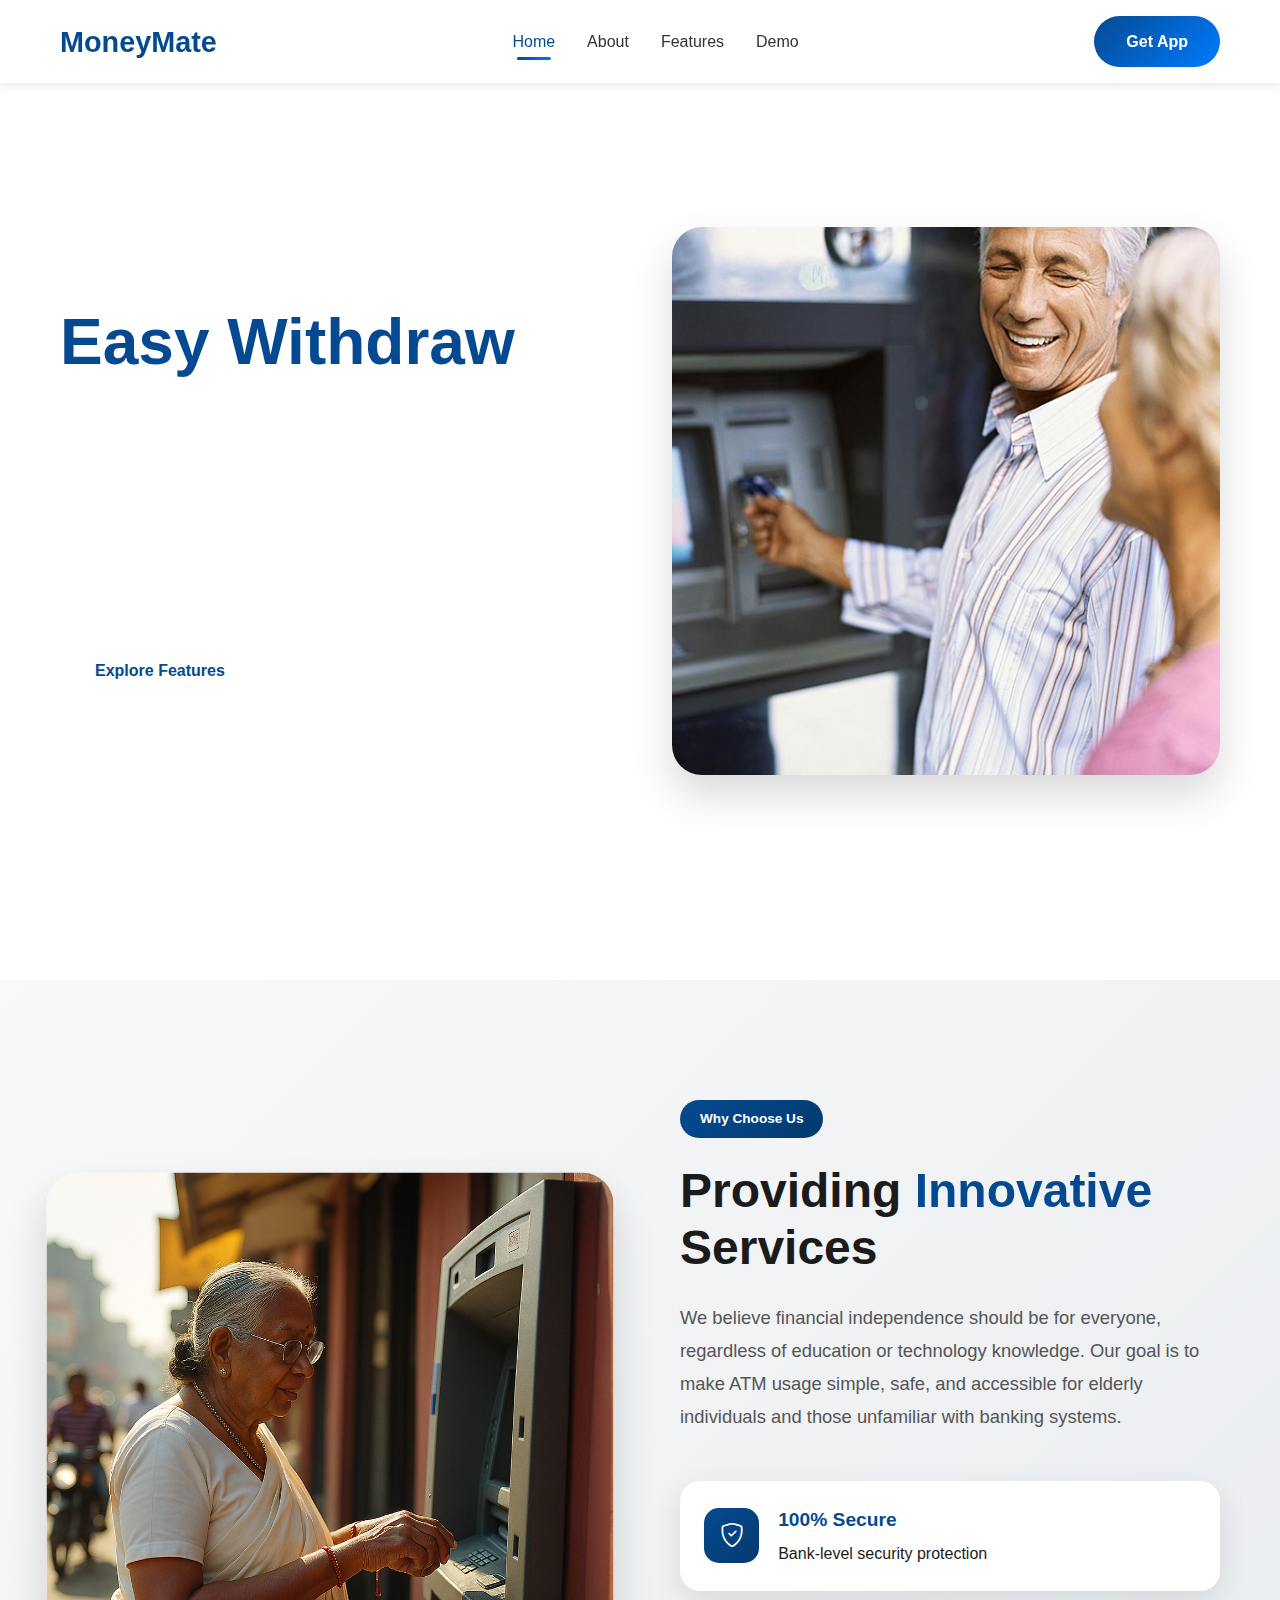
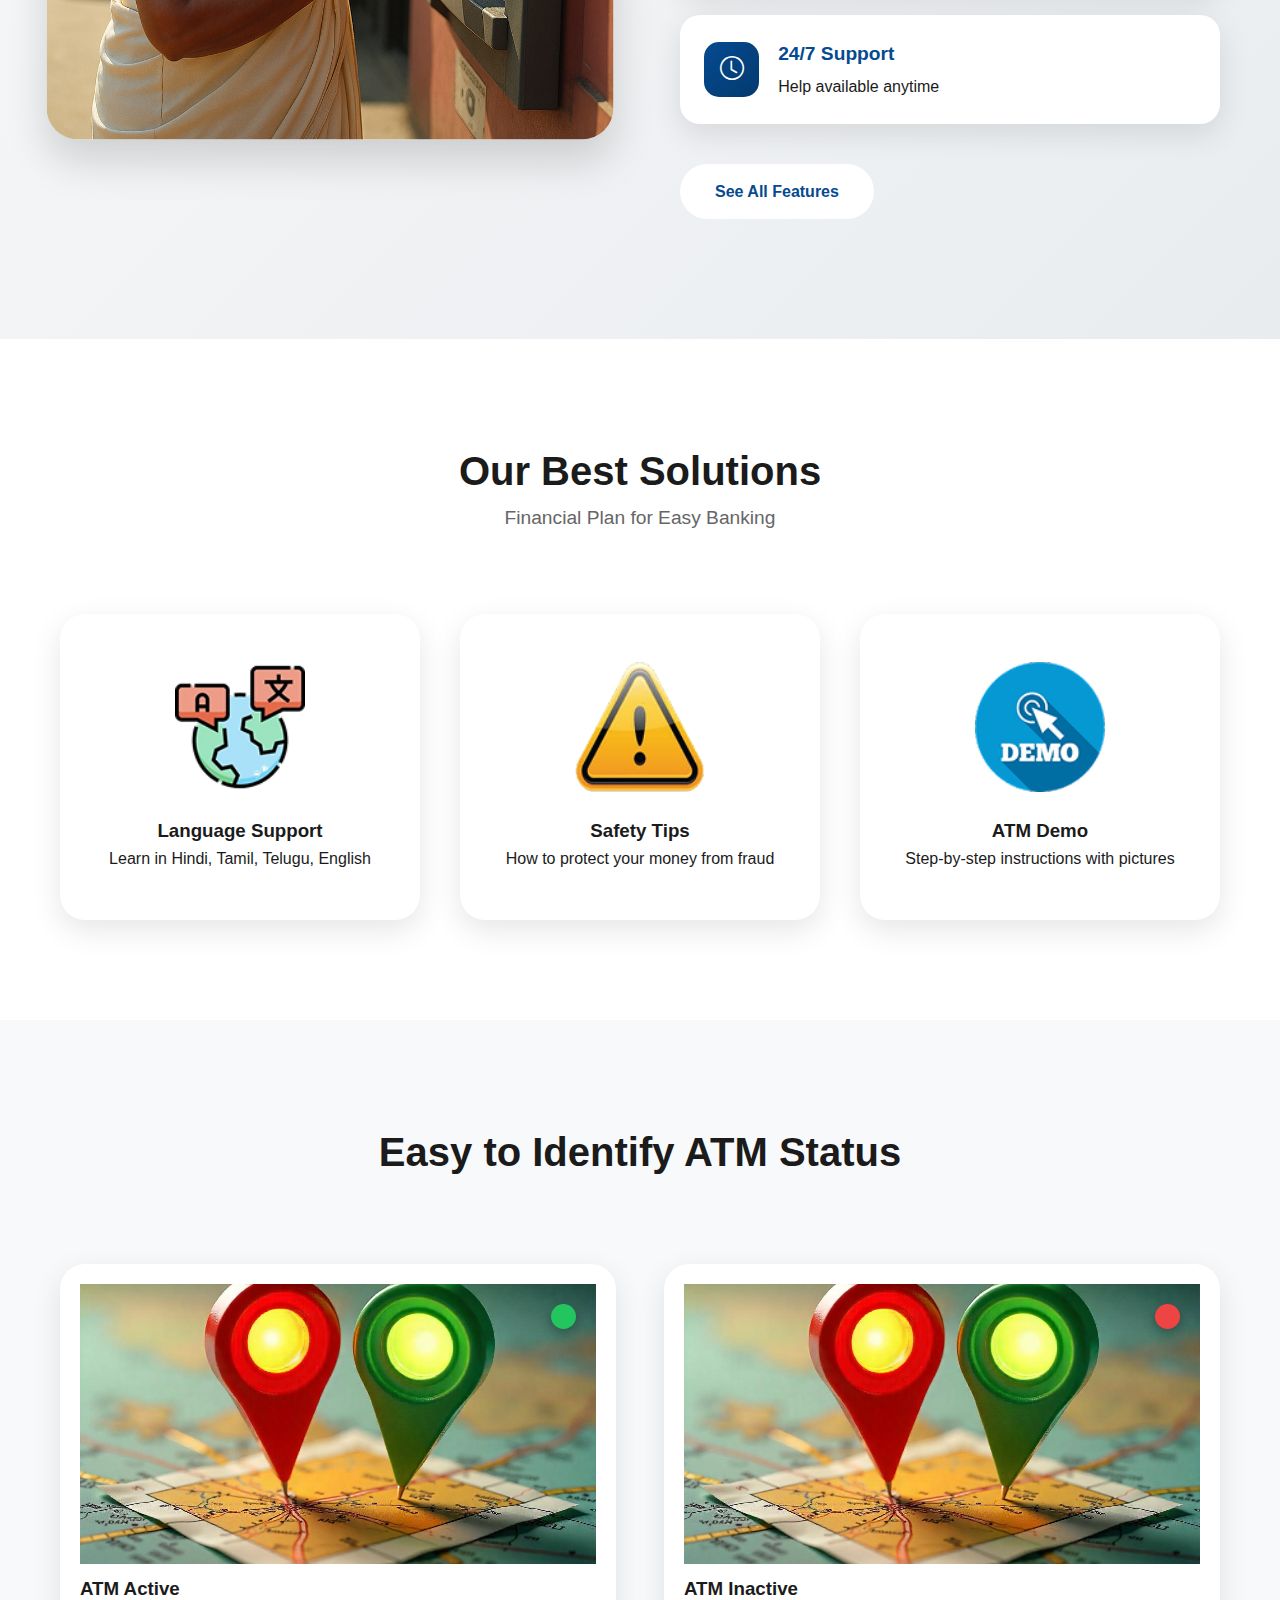
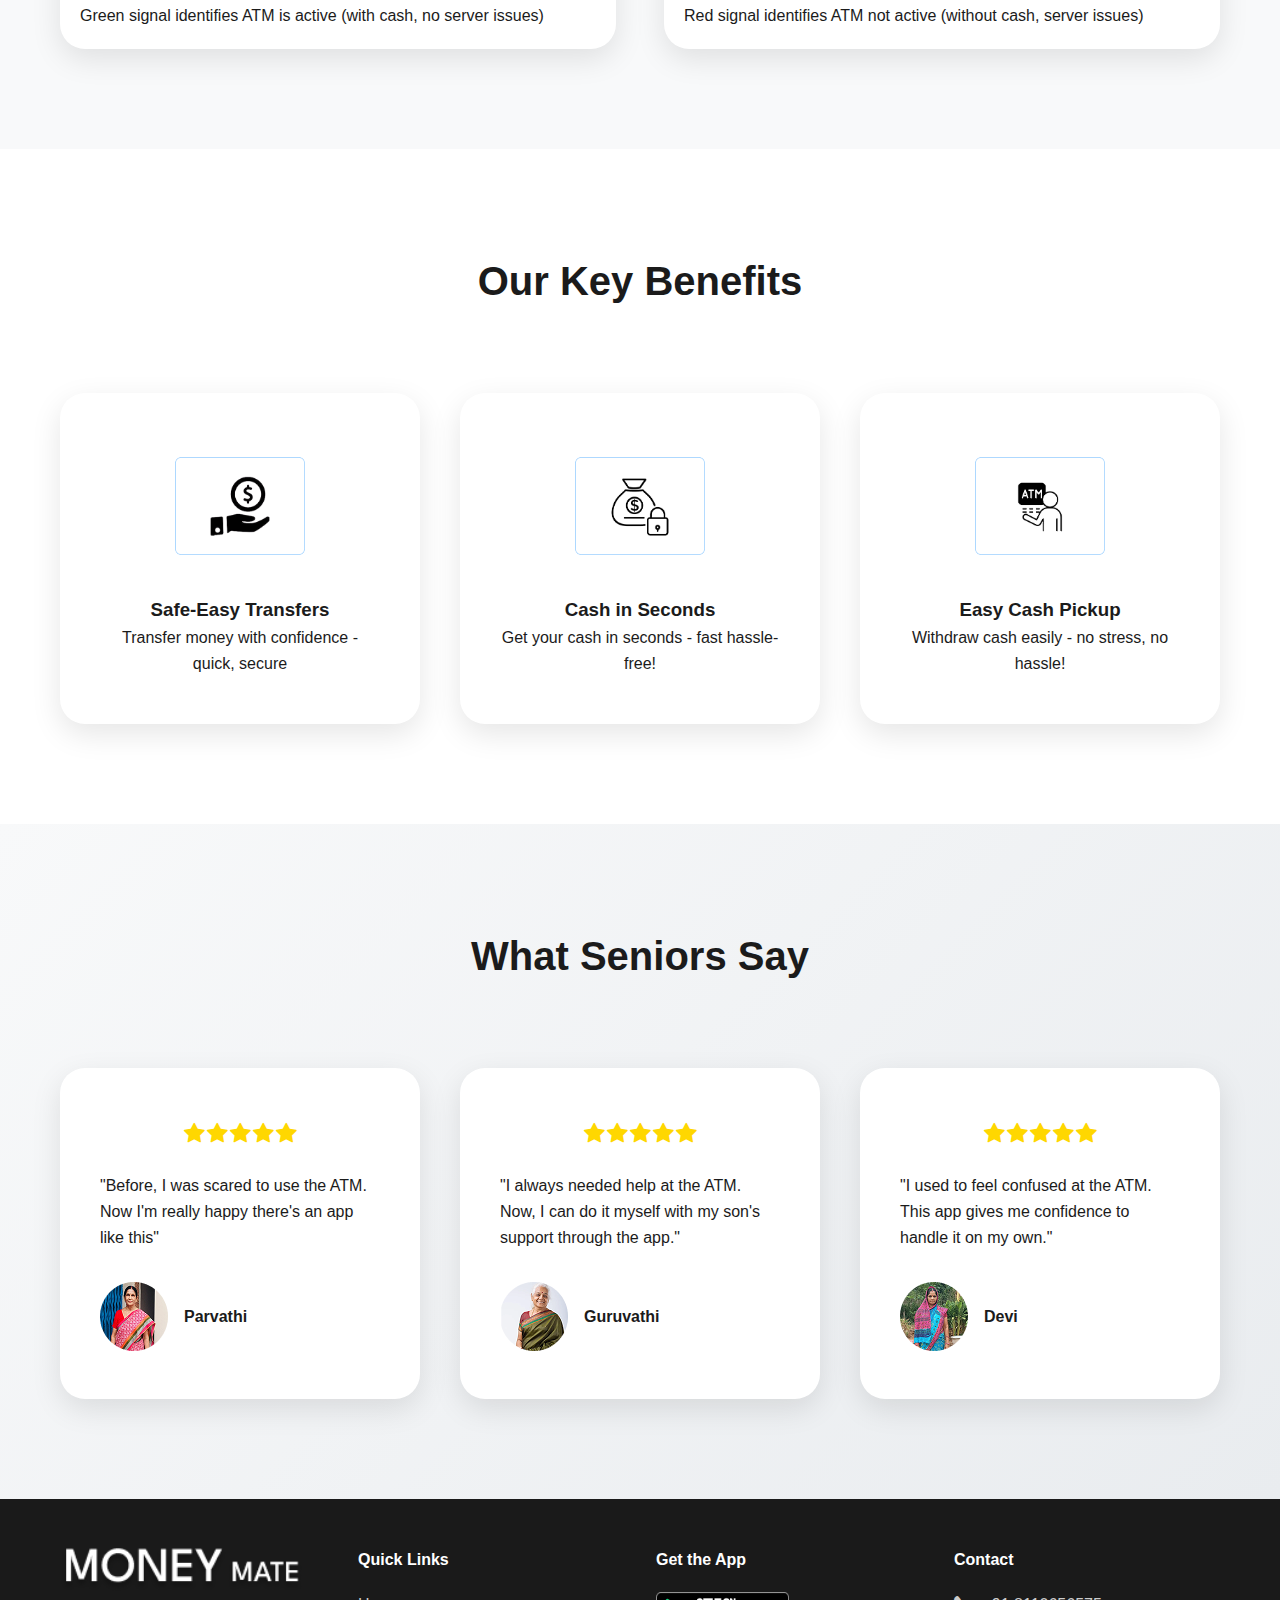
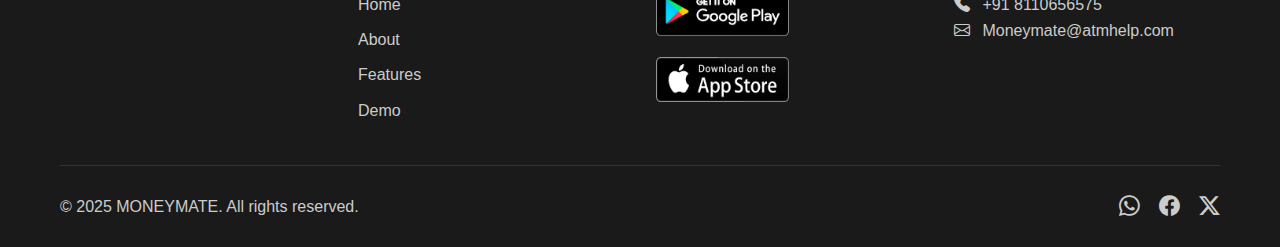
<file: index.html>
<!DOCTYPE html>
<html lang="en">
<head>
    <meta charset="UTF-8">
    <meta name="viewport" content="width=device-width, initial-scale=1.0">
    <title>MoneyMate - Home</title>
    <link rel="stylesheet" href="https://cdn.jsdelivr.net/npm/bootstrap-icons@1.11.3/font/bootstrap-icons.min.css">
    <link rel="shortcut icon" href="./Assets/Icons/fav-icon.ico" type="image/x-icon">
    <link rel="stylesheet" href="./style/home.css">
</head>
<body>
    <!-- NAVBAR -->
    <header>
        <nav class="navbar">
            <div class="nav-container">
                <a href="./index.html" class="logo">MoneyMate</a>
                <ul class="nav-menu" id="navMenu">
                    <li><a href="./index.html" class="nav-link active">Home</a></li>
                    <li><a href="./about.html" class="nav-link">About</a></li>
                    <li><a href="./features.html" class="nav-link">Features</a></li>
                    <li><a href="./demo.html" class="nav-link">Demo</a></li>
                </ul>
                <a href="#" class="get-app">Get App</a>
                <div class="hamburger" id="hamburger">
                    <span></span>
                    <span></span>
                    <span></span>
                </div>
            </div>
        </nav>
    </header>

    <!-- HERO SECTION -->
    <section id="home" class="hero">
        <div class="hero-content">
            <div class="hero-text">
                <h1 class="hero-title">
                    <span class="highlight">Easy Withdraw</span><br>
                    for Seniors
                </h1>
                <h2>Simplifying Cash Withdrawals</h2>
                <p>Our platform makes cash withdrawals easy, secure, and accessible for elderly individuals</p>
                <div class="hero-buttons">
                    <a href="#features" class="btn-primary">Explore Features</a>
                    <a href="#demo" class="btn-secondary">Watch Demo</a>
                </div>
            </div>
            <div class="hero-image">
                <img src="./Assets/Images/Home/image 1.png" alt="Senior using ATM">
            </div>
        </div>
    </section>

    <!-- ABOUT SECTION -->
    <section id="about" class="about-new">
        <div class="container">
            <div class="about-main">
                <div class="about-image-side">
                    <div class="image-main">
                        <img src="./Assets/Images/Home/sce -two.png" alt="Happy seniors">
                    </div>
                    <div class="image-pattern">
                        <div class="pattern-circle blue"></div>
                        <div class="pattern-circle green"></div>
                        <div class="pattern-circle orange"></div>
                    </div>
                </div>
                <div class="about-text-side">
                    <div class="section-badge">Why Choose Us</div>
                    <h2 class="about-title">Providing <span class="highlight">Innovative</span> Services</h2>
                    <p class="about-desc">We believe financial independence should be for everyone, regardless of education or technology knowledge. Our goal is to make ATM usage simple, safe, and accessible for elderly individuals and those unfamiliar with banking systems.</p>
                    <div class="about-features">
                        <div class="feature-highlight">
                            <div class="feature-iconn">
                                <i class="bi bi-shield-check"></i>
                            </div>
                            <div class="feature-info">
                                <h4>100% Secure</h4>
                                <p>Bank-level security protection</p>
                            </div>
                        </div>
                        <div class="feature-highlight">
                            <div class="feature-iconn">
                                <i class="bi bi-clock"></i>
                            </div>
                            <div class="feature-info">
                                <h4>24/7 Support</h4>
                                <p>Help available anytime</p>
                            </div>
                        </div>
                    </div>
                    <a href="#features" class="btn-primary">See All Features</a>
                </div>
            </div>
        </div>
    </section>

    <!-- FEATURES SECTION -->
    <section id="features" class="features">
        <div class="container">
            <div class="section-header">
                <h2>Our Best Solutions</h2>
                <p>Financial Plan for Easy Banking</p>
            </div>
            <div class="features-grid">
                <div class="feature-card">
                    <div class="feature-icon">
                        <img src="./Assets/Images/Home/world.png" alt="Language">
                    </div>
                    <h3>Language Support</h3>
                    <p>Learn in Hindi, Tamil, Telugu, English</p>
                </div>
                <div class="feature-card">
                    <div class="feature-icon">
                        <img src="./Assets/Images/Home/safe.png" alt="Safety">
                    </div>
                    <h3>Safety Tips</h3>
                    <p>How to protect your money from fraud</p>
                </div>
                <div class="feature-card">
                    <div class="feature-icon">
                        <img src="./Assets/Images/Home/demo.png" alt="Demo">
                    </div>
                    <h3>ATM Demo</h3>
                    <p>Step-by-step instructions with pictures</p>
                </div>
            </div>
        </div>
    </section>

    <!-- ATM STATUS SECTION -->
    <section id="status" class="status">
        <div class="container">
            <div class="section-header">
                <h2>Easy to Identify ATM Status</h2>
            </div>
            <div class="status-grid">
                <div class="status-card active">
                    <div class="status-image">
                        <img src="./Assets/Images/Home/active.jpeg" alt="Active ATM">
                        <div class="status-indicator green"></div>
                    </div>
                    <div class="status-content">
                        <h3>ATM Active</h3>
                        <p>Green signal identifies ATM is active (with cash, no server issues)</p>
                    </div>
                </div>
                <div class="status-card inactive">
                    <div class="status-image">
                        <img src="./Assets/Images/Home/active.jpeg" alt="Inactive ATM">
                        <div class="status-indicator red"></div>
                    </div>
                    <div class="status-content">
                        <h3>ATM Inactive</h3>
                        <p>Red signal identifies ATM not active (without cash, server issues)</p>
                    </div>
                </div>
            </div>
        </div>
    </section>

    <!-- BENEFITS SECTION -->
    <section id="benefits" class="benefits">
        <div class="container">
            <div class="section-header">
                <h2>Our Key Benefits</h2>
            </div>
            <div class="benefits-grid">
                <div class="benefit-card">
                    <div class="benefit-icon">
                        <img src="./Assets/Icons/one.png" alt="Transfer">
                    </div>
                    <h3>Safe-Easy Transfers</h3>
                    <p>Transfer money with confidence - quick, secure</p>
                </div>
                <div class="benefit-card">
                    <div class="benefit-icon">
                        <img src="./Assets/Icons/two.png" alt="Speed">
                    </div>
                    <h3>Cash in Seconds</h3>
                    <p>Get your cash in seconds - fast hassle-free!</p>
                </div>
                <div class="benefit-card">
                    <div class="benefit-icon">
                        <img src="./Assets/Icons/three.png" alt="Pickup">
                    </div>
                    <h3>Easy Cash Pickup</h3>
                    <p>Withdraw cash easily - no stress, no hassle!</p>
                </div>
            </div>
        </div>
    </section>

    <!-- TESTIMONIALS SECTION -->
    <section id="testimonials" class="testimonials">
        <div class="container">
            <div class="section-header">
                <h2>What Seniors Say</h2>
            </div>
            <div class="testimonials-grid">
                <div class="testimonial-card">
                    <div class="rating">
                        <i class="bi bi-star-fill"></i><i class="bi bi-star-fill"></i><i class="bi bi-star-fill"></i>
                        <i class="bi bi-star-fill"></i><i class="bi bi-star-fill"></i>
                    </div>
                    <p>"Before, I was scared to use the ATM. Now I'm really happy there's an app like this"</p>
                    <div class="user-info">
                        <img src="./Assets/Images/Home/one lady.png" alt="Parvathi">
                        <h4>Parvathi</h4>
                    </div>
                </div>
                <div class="testimonial-card">
                    <div class="rating">
                        <i class="bi bi-star-fill"></i><i class="bi bi-star-fill"></i><i class="bi bi-star-fill"></i>
                        <i class="bi bi-star-fill"></i><i class="bi bi-star-fill"></i>
                    </div>
                    <p>"I always needed help at the ATM. Now, I can do it myself with my son's support through the app."</p>
                    <div class="user-info">
                        <img src="./Assets/Images/Home/two lady.png" alt="Guruvathi">
                        <h4>Guruvathi</h4>
                    </div>
                </div>
                <div class="testimonial-card">
                    <div class="rating">
                        <i class="bi bi-star-fill"></i><i class="bi bi-star-fill"></i><i class="bi bi-star-fill"></i>
                        <i class="bi bi-star-fill"></i><i class="bi bi-star-fill"></i>
                    </div>
                    <p>"I used to feel confused at the ATM. This app gives me confidence to handle it on my own."</p>
                    <div class="user-info">
                        <img src="./Assets/Images/Home/three lady.png" alt="Devi">
                        <h4>Devi</h4>
                    </div>
                </div>
            </div>
        </div>
    </section>

    <!-- FOOTER -->
    <footer class="simple-footer">
        <div class="container">
            <div class="footer-top">
                <div class="footer-logo">
                    <img src="./Assets/Images/footer/logof.png" alt="MoneyMate">
                </div>
                <div class="footer-info">
                    <div class="footer-links">
                        <h4>Quick Links</h4>
                        <a href="./index.html">Home</a>
                        <a href="./about.html">About</a>
                        <a href="./features.html">Features</a>
                        <a href="./demo.html">Demo</a>
                    </div>
                    <div class="footer-apps">
                        <h4>Get the App</h4>
                        <a href="https://play.google.com/store/games?hl=en" target="_blank">
                            <img src="./Assets/Images/Home/google pay.png" alt="Google Play">
                        </a>
                        <a href="https://www.apple.com/in/app-store/" target="_blank">
                            <img src="./Assets/Images/Home/app store.png" alt="App Store">
                        </a>
                    </div>
                    <div class="footer-contact">
                        <h4>Contact</h4>
                        <p><i class="bi bi-telephone-fill"></i> +91 8110656575</p>
                        <p><i class="bi bi-envelope"></i> Moneymate@atmhelp.com</p>
                    </div>
                </div>
            </div>
            <div class="footer-bottom">
                <p>© 2025 MONEYMATE. All rights reserved.</p>
                <div class="social-icons">
                    <a href="https://web.whatsapp.com/" target="_blank"><i class="bi bi-whatsapp"></i></a>
                    <a href="https://www.facebook.com/" target="_blank"><i class="bi bi-facebook"></i></a>
                    <a href="https://x.com/" target="_blank"><i class="bi bi-twitter-x"></i></a>
                </div>
            </div>
        </div>
    </footer>

    <script>
        document.addEventListener('DOMContentLoaded', function() {
    const hamburger = document.getElementById('hamburger');
    const navMenu = document.getElementById('navMenu');

    // TOGGLE HAMBURGER MENU
    hamburger.addEventListener('click', function() {
        hamburger.classList.toggle('active');
        navMenu.classList.toggle('active');
    });

    // CLOSE MENU ON LINK CLICK
    document.querySelectorAll('.nav-link').forEach(function(link) {
        link.addEventListener('click', function() {
            hamburger.classList.remove('active');
            navMenu.classList.remove('active');
        });
    });

    // CLOSE MENU ON OUTSIDE CLICK
    document.addEventListener('click', function(e) {
        if (!navMenu.contains(e.target) && !hamburger.contains(e.target)) {
            hamburger.classList.remove('active');
            navMenu.classList.remove('active');
        }
    });
});

    </script>
</body>
</html>
</file>
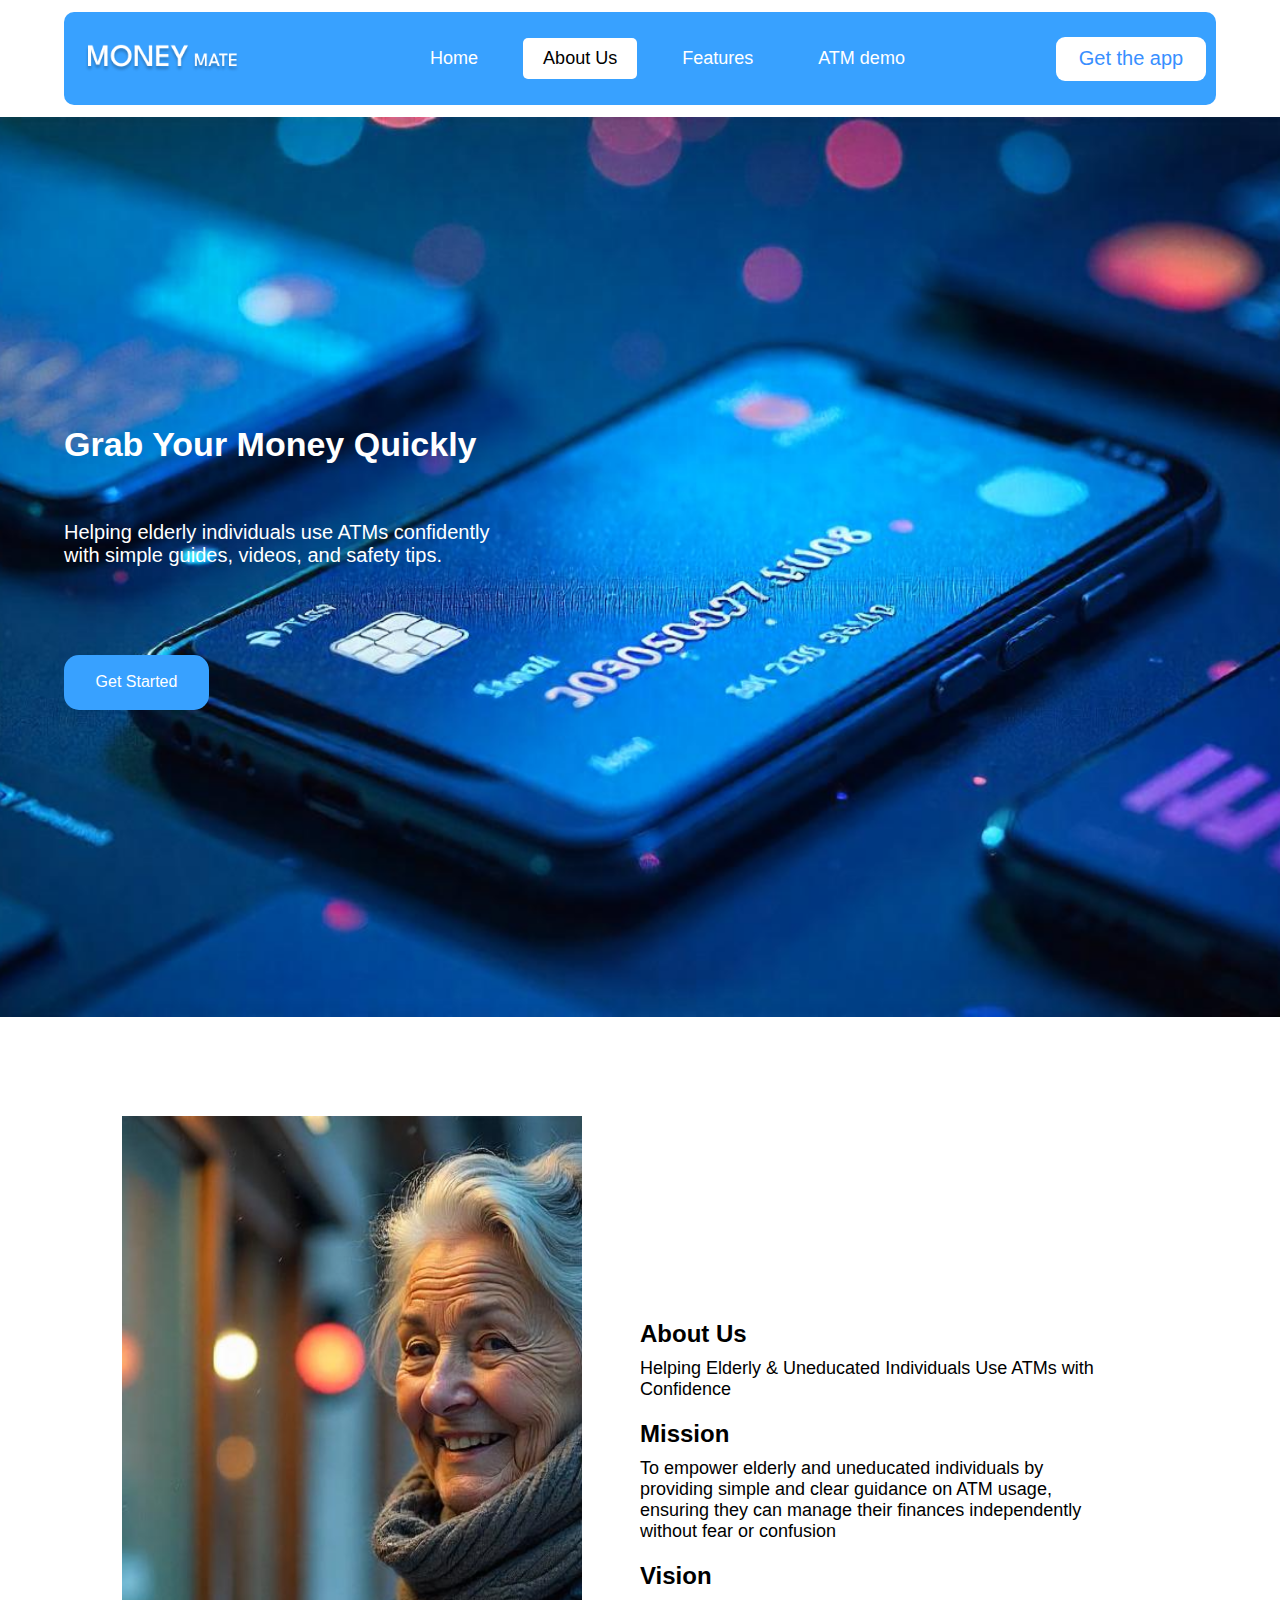
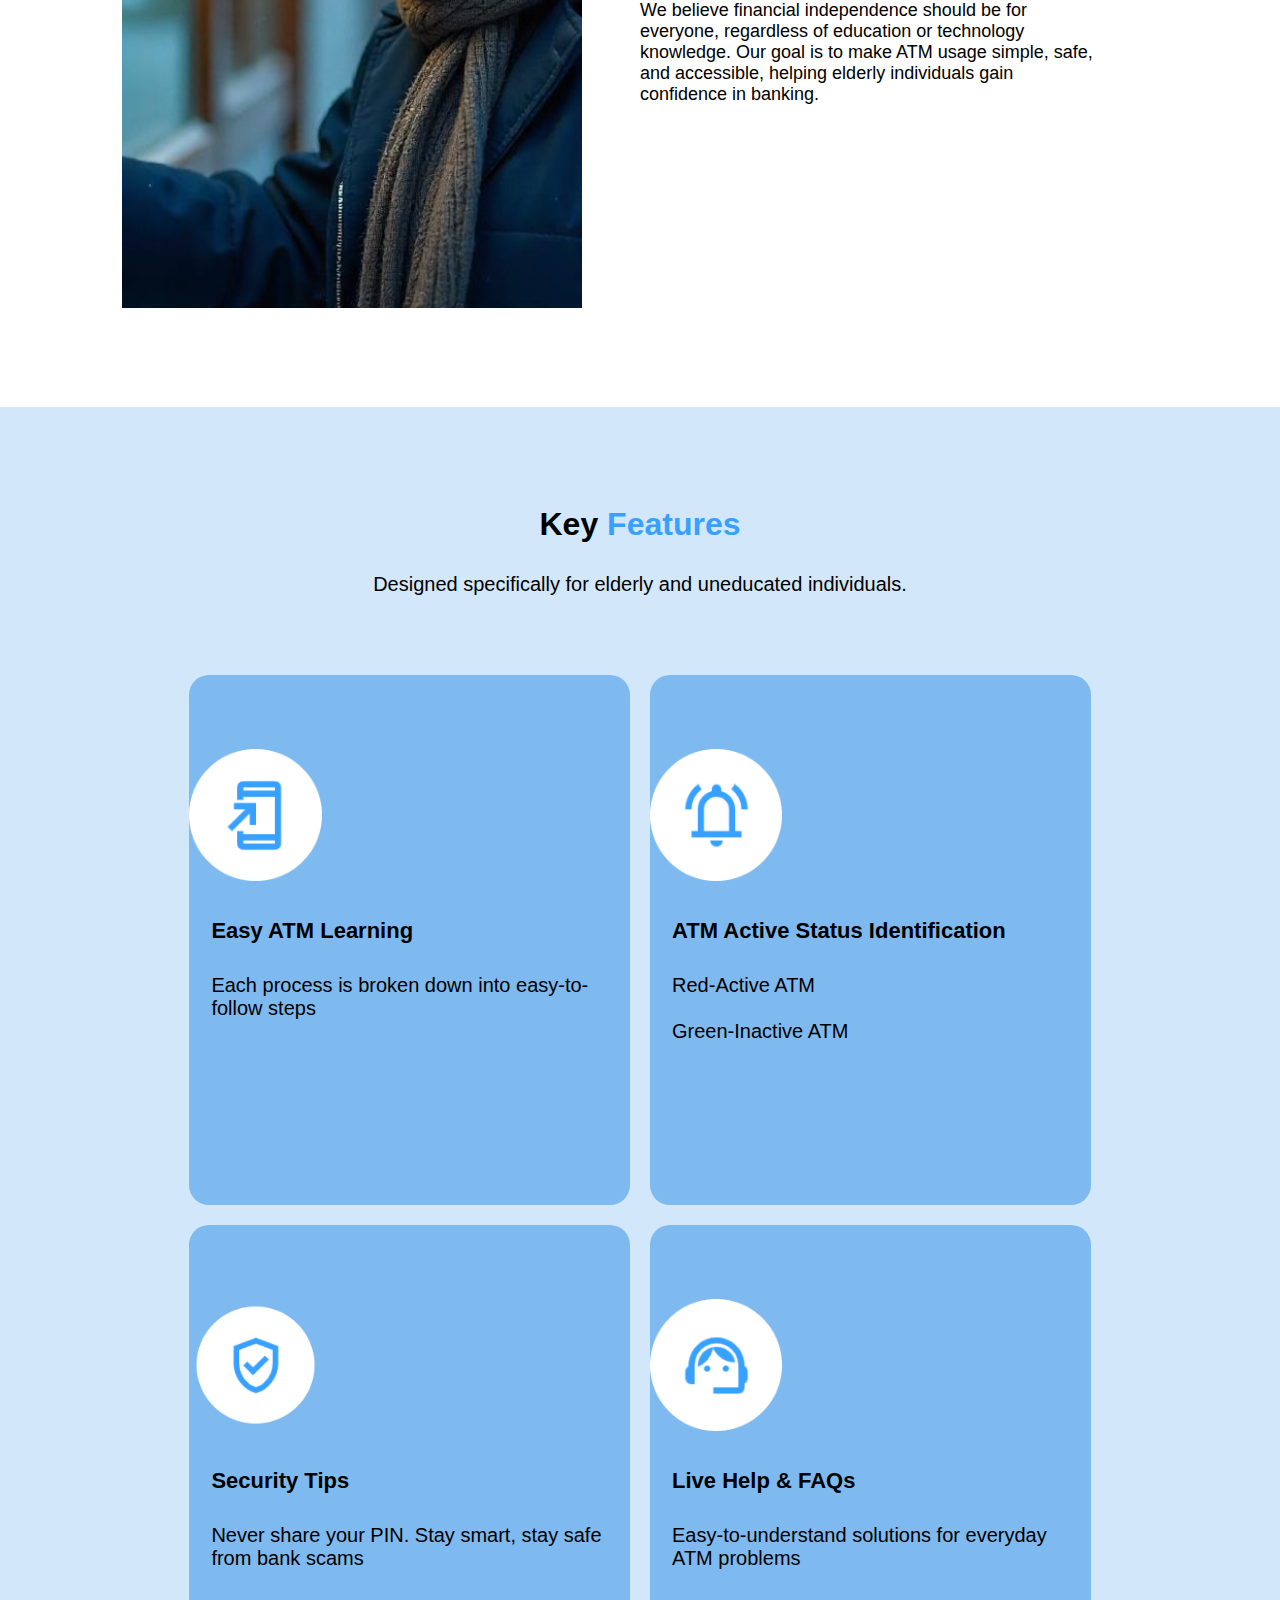
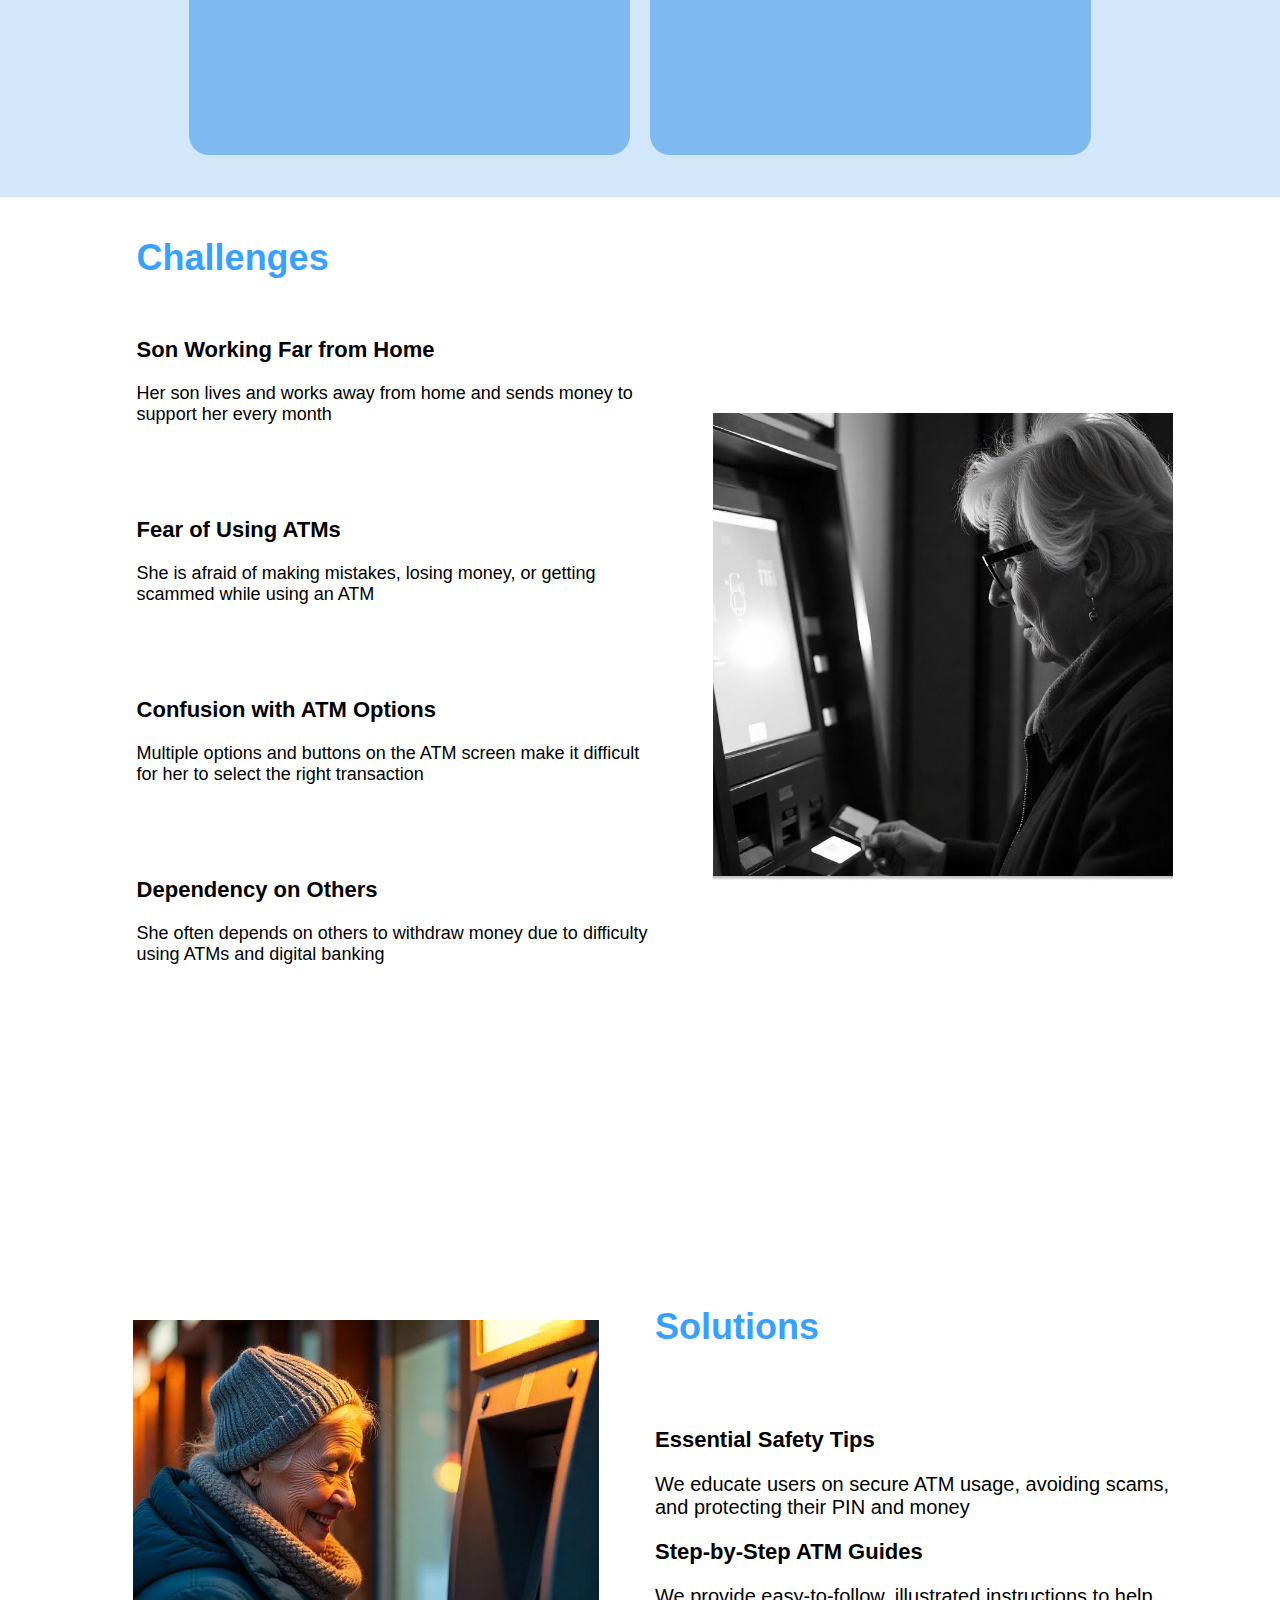
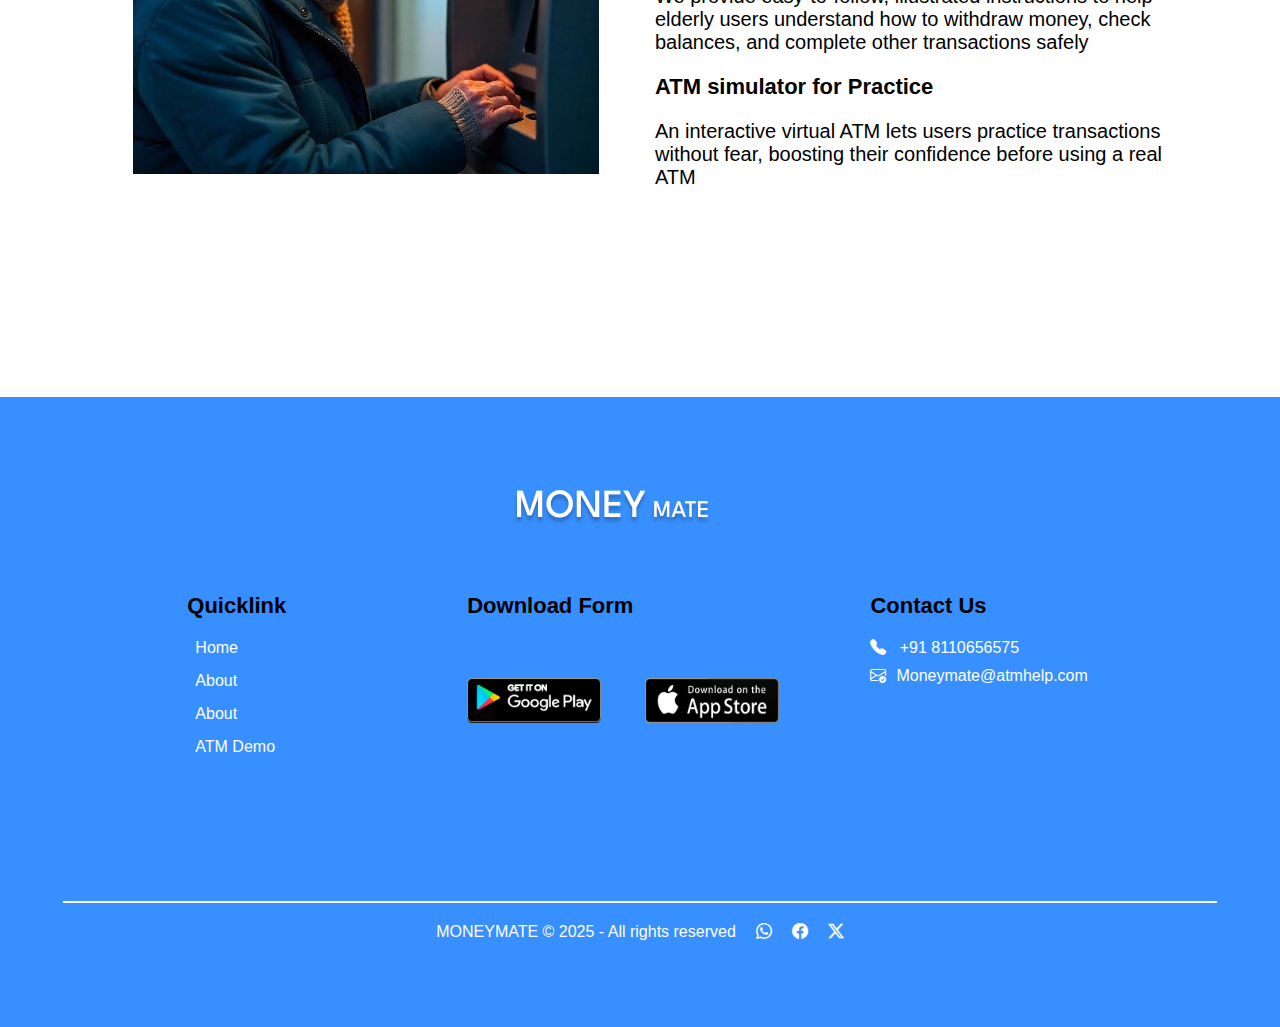
<file: about.html>
<!DOCTYPE html>
<html lang="en">

<head>
    <meta charset="UTF-8">
    <meta name="viewport" content="width=device-width, initial-scale=1.0">
    <title>About Us</title>
    <link rel="stylesheet" href="https://cdn.jsdelivr.net/npm/bootstrap-icons@1.11.3/font/bootstrap-icons.min.css">

    <link rel="stylesheet" href="./style/style.css">
    <link rel="stylesheet" href="./style/about.css">
            <link rel="shortcut icon" href="./Assets/Icons/fav-icon.ico" type="image/x-icon">

</head>

<body>
    <header>
        <!-- Navbar -->
        <nav>
            <div class="wrapper">
                <div class="logo">
                    <img src="./Assets/Images/Home/logof.png" alt="logo">
                </div>
                <label for="check" class="menu_btn"><i class="bi bi-list"></i></label>
                <input type="checkbox" id="check">

                <ul>
                    <li><a href="./index.html">Home</a></li>
                    <li><a href="./about.html" class="active">About Us</a></li>
                    <li><a href="./features.html ">Features</a></li>
                    <li><a href="./demo.html">ATM demo</a></li>
                </ul>

                <a href="https://play.google.com/store/games?hl=en " target="_blank"><button>Get the app</button></a>
            </div>


        </nav>
    </header>


    <main>
        <!--Banner -->
        <div class="banner_about">
            <div class="wrap">
                <!-- <h1> MONEYMATE</h1> -->
                <h2>Grab Your Money Quickly</h2>
                <p>Helping elderly individuals use ATMs confidently with simple guides, videos, and safety tips.</p>
                <a href="https://play.google.com/store/games?hl=en"><button>Get Started</button></a>

            </div>
        </div>


        <!-- about -->
        <section id="about">
            <div class="about-container">
                <div class="image-left">
                    <img src="./Assets/Images/about/abt-banner.png" alt="aboutimage">
                </div>
                <div class="content-right">
                    <div class="head">
                        <h1>About Us</h1>
                        <P>Helping Elderly & Uneducated Individuals Use ATMs with Confidence</P>
                    </div>
                    <div class="mission">
                        <h1>Mission</h1>
                        <p>To empower elderly and uneducated individuals by providing simple and clear guidance on ATM
                            usage, ensuring they can manage their finances independently without fear or confusion</p>
                    </div>
                    <div class="vision">
                        <h1>Vision</h1>
                        <p>We believe financial independence should be for everyone, regardless of education or
                            technology knowledge. Our goal is to make ATM usage simple, safe, and accessible, helping
                            elderly individuals gain confidence in banking.</p>
                    </div>
                </div>
            </div>
        </section>
        <!-- about end -->
        <!-- key features  start-->
        <section id="features">
            <div class="heading">
                <div class="head">
                    <h1>Key <span class="one">Features</span></h1>
                </div>
                <div class="para">
                    <p>Designed specifically for elderly and uneducated individuals.</p>
                </div>
            </div>
            <div class="box">

                <div class="card-one">
                    <div class="card first" >
                        <div class="image">
                            <img src="./Assets/Icons/phone.png" alt="easy">
                        </div>
                        <div class="text">
                            <h2> Easy ATM Learning</h2>
                            <p>Each process is broken down into easy-to-follow steps</p>
                        </div>
                    </div>
                    <div class="card">
                        <div class="image">
                            <img src="./Assets/Icons/notification (1).png" alt="sts">
                        </div>
                        <div class="text">
                            <h2> ATM Active Status Identification</h2>

                            <p>Red-Active ATM <br><br> Green-Inactive ATM</p>
                        </div>

                    </div>
                </div>
                <div class="card-two">

                    <div class="card">
                        <div class="image">
                            <img src="./Assets/Icons/secure.png" alt="secure">
                        </div>
                        <div class="text">
                            <h2> Security Tips</h2>

                            <p>Never share your PIN. Stay smart, stay safe from bank scams

                            </p>
                        </div>
                    </div>
                    <div class="card">
                        <div class="image">
                            <img src="./Assets/Icons/help.png" alt="HELP">
                        </div>
                        <div class="text">
                            <h2> Live Help & FAQs</h2>

                            <p> Easy-to-understand solutions for everyday ATM problems</p>
                        </div>
                    </div>
                </div>
            </div>

        </section>
        <!-- key features end -->

        <!-- challenges start -->
        <section id="challenges">
            <div class="container">
                <div class="text-card">
                    <h1>Challenges</h1>
                    <div class="son">
                        <h2> Son Working Far from Home</h2>
                        <p>Her son lives and works away from home and sends money to support her every month</p>
                    </div>
                    <div class="fear">
                        <h2>Fear of Using ATMs</h2>
                        <p>She is afraid of making mistakes, losing money, or getting scammed while using an ATM</p>
                    </div>
                    <div class="confuse">
                        <h2> Confusion with ATM Options</h2>
                        <p>Multiple options and buttons on the ATM screen make it difficult for her to select the
                            right
                            transaction</p>
                    </div>
                    <div class="dependency">
                        <h2> Dependency on Others</h2>
                        <p>She often depends on others to withdraw money due to difficulty using ATMs and digital
                            banking</p>


                    </div>
                </div>

                <div class="image-container">
                    <img src="./Assets/Images/about/chall.png" alt="">
                </div>
            </div>
        </section>
        <!-- challenges end -->

        <!-- solution start -->
        <section id="solution">
            <div class="cards">
                <div class="image">
                    <img src="./Assets/Images/about/solution.png" alt="solution">
                </div>
                <div class="text-head">
                    <h1>Solutions</h1>
                    <div class="tips">
                        <h2>Essential Safety Tips</h2>
                        <p>We educate users on secure ATM usage, avoiding scams, and protecting their PIN and money</p>
                    </div>
                    <div class="guides">
                        <h2>Step-by-Step ATM Guides</h2>
                        <p>We provide easy-to-follow, illustrated instructions to help elderly users understand how to
                            withdraw money, check balances, and complete other transactions safely</p>
                    </div>
                    <div class="practice">
                        <h2> ATM simulator for Practice</h2>
                        <p>An interactive virtual ATM lets users practice transactions without fear, boosting their
                            confidence before using a real ATM</p>
                    </div>
                </div>
            </div>
        </section>
        <!-- solution end -->
    </main>
    <footer>
        <div class="footer-logo">

            <img src="./Assets/Images/about/logof.png" alt="logo">
        </div>
        <div class="details">
            <div class="menu">
                <h3>Quicklink</h3>
                <ul>
                    <li><a href="./index.html">Home</a></li>
                    <li><a href="./about.html">About</a></li>
                    <li><a href="./features.html">About</a></li>


                    <li><a href="./demo.html">ATM Demo</a></li>
                </ul>
            </div>

            <div class="download">
                <h3>Download Form</h3>
             <div class="app">
                    <a href="https://play.google.com/store/games?hl=en" target="_blank"><img
                            src="./Assets/Images/Home/google pay.png" alt="gp"></a>

                    <a href="https://www.apple.com/in/app-store/" target="_blank"><img
                            src="./Assets/Images/Home/app store.png" alt="app"></a>
                </div>
            </div>
            <div class="contact">
                <h3>Contact Us</h3>
                <div class="phone">

                    <a href="tel:1413190118"> <i class="bi bi-telephone-fill"></i> &nbsp;&nbsp;+91 8110656575</a>
                </div>
                <div class="email">

                    <i class="bi bi-envelope-check"></i>
                    <a href="mailto:Moneymate@atmhelp.com">
                        <p> Moneymate@atmhelp.com</p>
                    </a>
                </div>
            </div>
        </div>

        <hr>
        <div class="end">
            <p>MONEYMATE © 2025 - All rights reserved</p>
            <div class="icon">
                <a href="https://web.whatsapp.com/" target="_blank"><i class="bi bi-whatsapp"></i></a>
                <a href="https://www.facebook.com/" target="_blank"><i class="bi bi-facebook"></i></a>
                <a href="https://x.com/" target="_blank"><i class="bi bi-twitter-x"></i></a>
            </div>
        </div>

    </footer>
</body>

</html>
</file>
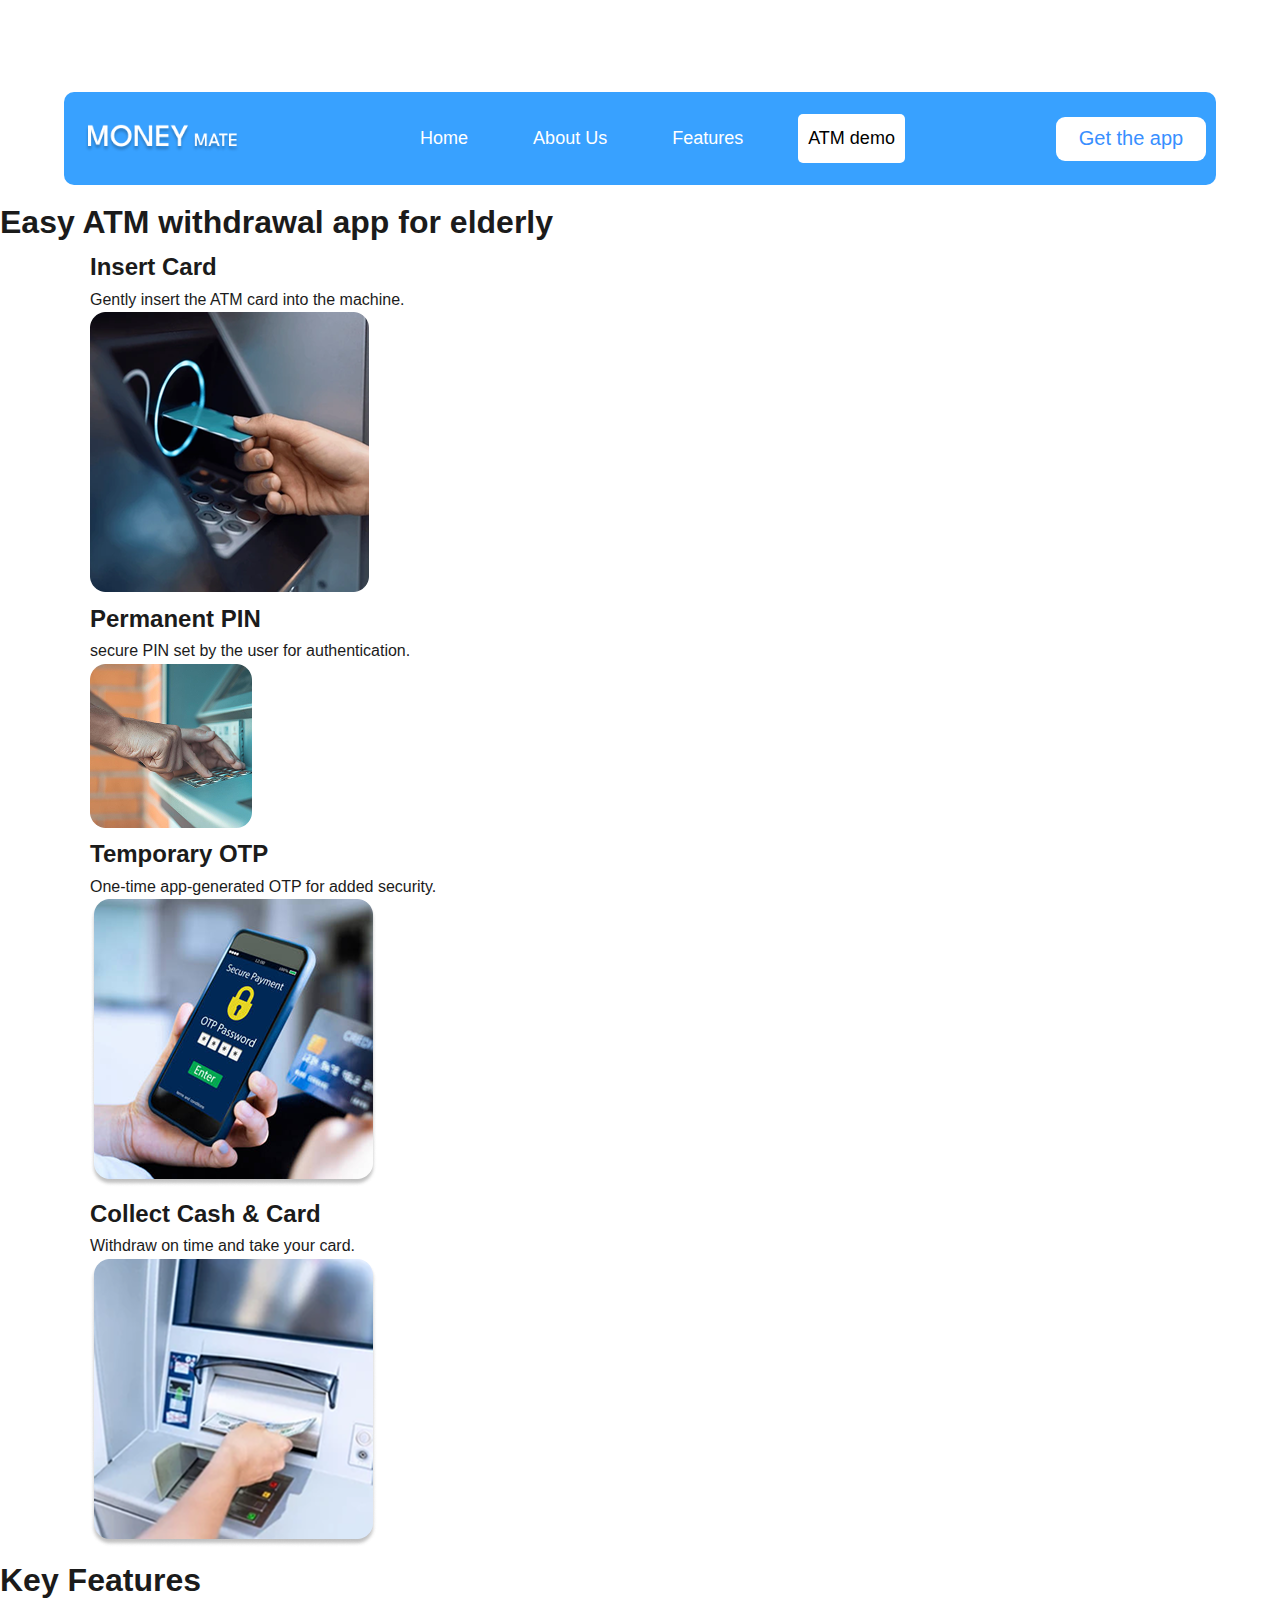
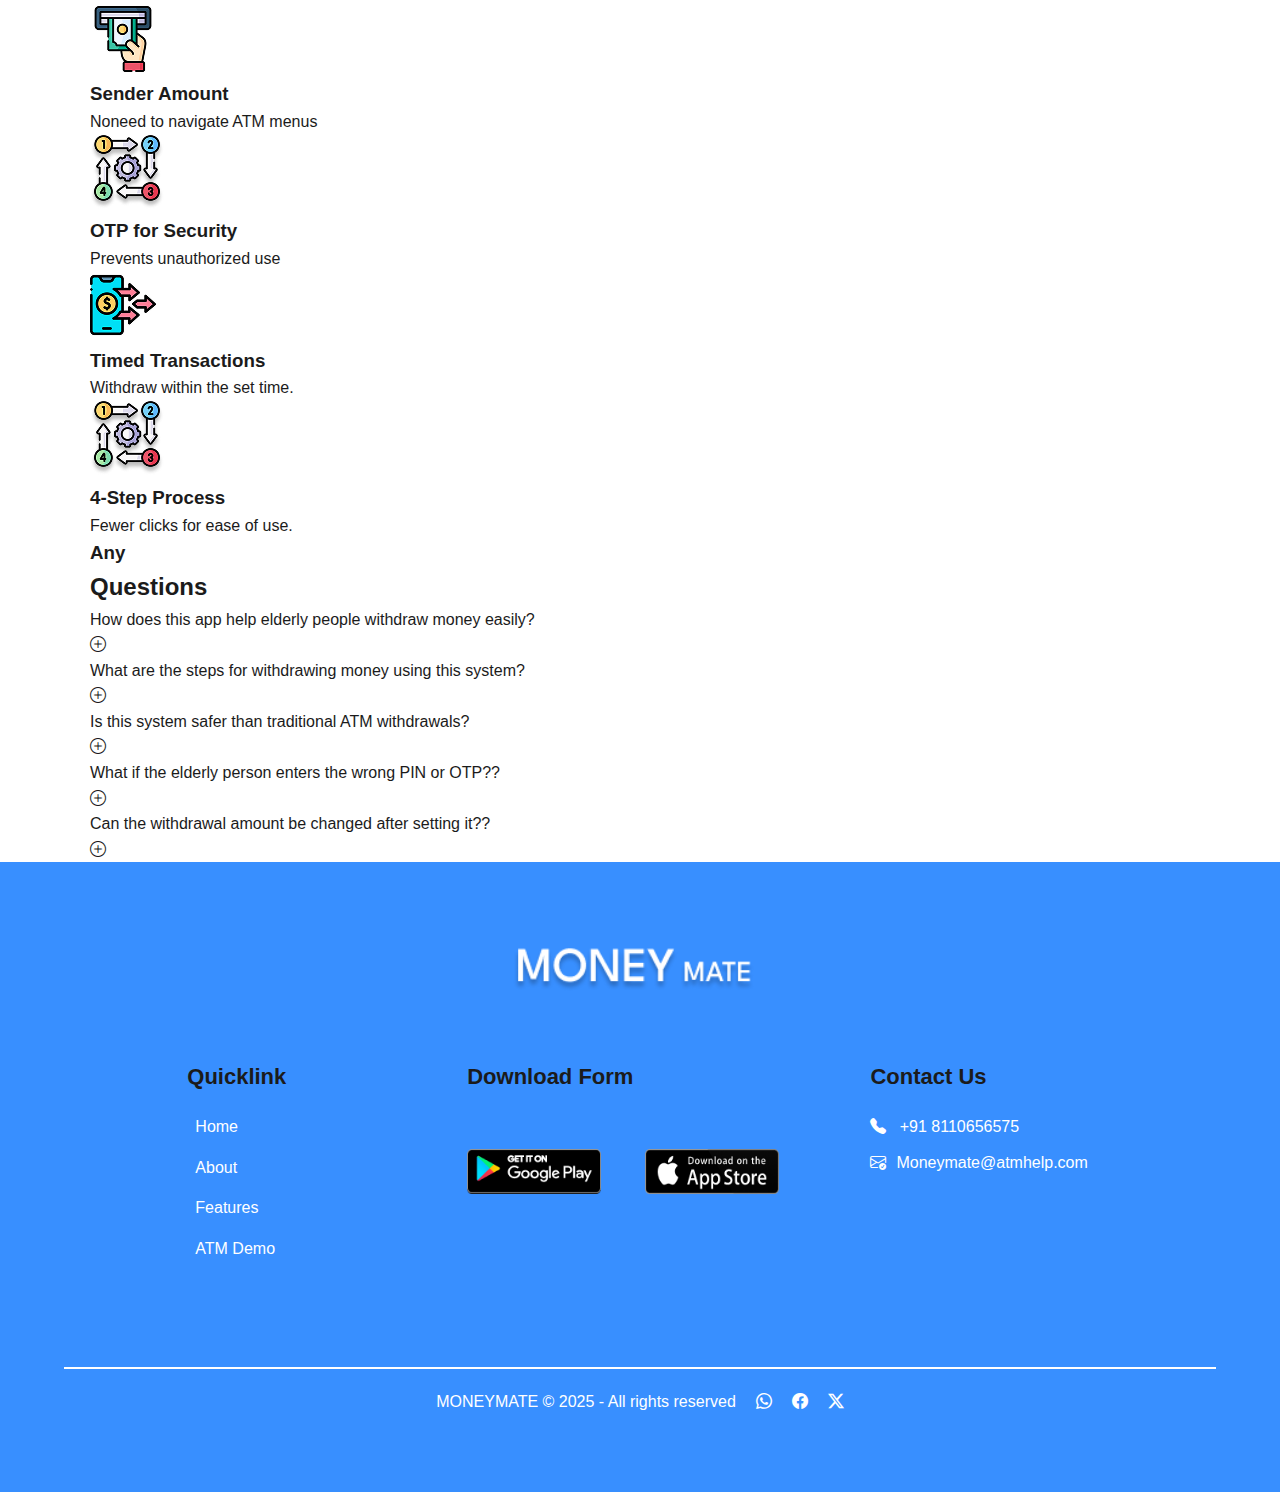
<file: demo.html>
<!DOCTYPE html>
<html lang="en">

<head>
    <meta charset="UTF-8">
    <meta name="viewport" content="width=device-width, initial-scale=1.0">
    <title>service</title>
    <link rel="stylesheet" href="https://cdn.jsdelivr.net/npm/bootstrap-icons@1.11.3/font/bootstrap-icons.min.css">
    <link rel="stylesheet" href="./style/style.css">
    <link rel="stylesheet" href="./style/demo.css">
            <link rel="shortcut icon" href="./Assets/Icons/fav-icon.ico" type="image/x-icon">

</head>

<body>
    <header>
        <!-- Navbar -->
        <nav>
            <div class="wrapper">
                <div class="logo">
                    <img src="./Assets/Images/footer/logof.png" alt="logo">
                </div>
                <label for="check" class="menu_btn"><i class="bi bi-list"></i></label>
                <input type="checkbox" id="check">

                <ul>
                    <li><a href="./index.html">Home</a></li>
                    <li><a href="./about.html">About Us</a></li>
                    <li><a href="./features.html">Features</a></li>
                    <li><a href="./index.html" class="active">ATM demo</a></li>

                </ul>


                <a href="https://play.google.com/store/games?hl=en" target="_blank"><button>Get the app</button></a>
            </div>
        </nav>
    </header>


    <!-- withdraw -->
    <section id="withdraw">
        <div class="withdraw-hd">
            <h1>Easy ATM withdrawal <span class="one"> app for elderly</span></h1>
        </div>
        <div class="container">
            <div class="card-one">
                <div class="box one">
                    <div class="text">
                        <h2> Insert Card</h2>
                        <p>Gently insert the ATM card into the machine.</p>
                    </div>
                    <div class="image">
                        <img src="./Assets/Images/footer/image 1.png" alt="atmcard">
                    </div>
                </div>
                <div class="box two">
                    <div class="text">
                        <h2> Permanent PIN</h2>
                        <p> secure PIN set by the user for authentication.</p>
                    </div>
                    <div class="image">
                        <img src="./Assets/Images/footer/permanent.png" alt="atmcard">
                    </div>
                </div>
            </div>
            <div class="card-two">
                <div class="box one">


                    <div class="text">
                        <h2> Temporary OTP</h2>
                        <p> One-time app-generated OTP for added security.</p>
                    </div>
                    <div class="image">
                        <img src="./Assets/Images/footer/image 3.png" alt="atmcard">
                    </div>
                </div>
                <div class="box two">
                    <div class="text">
                        <h2>Collect Cash & Card</h2>
                        <p>Withdraw on time and take your card.</p>
                    </div>
                    <div class="image">
                        <img src="./Assets/Images/footer/image 4.png" alt="atmcard">
                    </div>
                </div>
            </div>
        </div>


    </section>



    <!-- withdraw end -->
    <main>
        <!-- features st -->
        <section id="features">
            <h1>Key Features</h1>
            <div class="container">
                <div class="box">

                    <div class="icon">
                        <img src="./Assets/Images/footer/icon one.png" alt="one">
                    </div>
                    <div class="text">
                        <h3>Sender Amount   </h3>
                        <p>Noneed to navigate ATM menus</p>
                    </div>
                </div>


                <div class="box">

                    <div class="icon">
                        <img src="./Assets/Images/footer/icon four.png" alt="one">
                    </div>
                    <div class="text">
                        <h3> OTP for Security</h3>
                        <p> Prevents unauthorized use</p>
                    </div>
                </div>



                <div class="box">

                    <div class="icon">
                        <img src="./Assets/Images/footer/icon three.png" alt="one">
                    </div>
                    <div class="text">
                        <h3>Timed Transactions</h3>
                        <p>Withdraw within the set time.

                        </p>
                    </div>
                </div>


                <div class="box">

                    <div class="icon">
                        <img src="./Assets/Images/footer/icon four.png" alt="one">
                    </div>
                    <div class="text">
                        <h3> 4-Step Process</h3>
                        <p>Fewer clicks for ease of use.</p>
                    </div>
                </div>
            </div>
        </section>
        <!-- features end -->

        <!-- faq st -->
        <section id="faq">
            <!-- <h1>FAQS</h1> -->
            <div class="container">
                <div class="head">
                    <h3>Any</h3>
                    <h2>Questions</h2>
                </div>
                <div class="question">

                    <div class="qns">
                        <p>How does this app help elderly people withdraw money easily?</p>
                        <i class="bi bi-plus-circle"></i>
                    </div>
                    <div class="qns">
                        <p>What are the steps for withdrawing money using this system?</p>
                        <i class="bi bi-plus-circle"></i>
                    </div>
                    <div class="qns">
                        <p> Is this system safer than traditional ATM withdrawals?</p>
                        <i class="bi bi-plus-circle"></i>
                    </div>
                    <div class="qns">
                        <p> What if the elderly person enters the wrong PIN or OTP??</p>
                        <i class="bi bi-plus-circle"></i>
                    </div>
                    <div class="qns">
                        <p>Can the withdrawal amount be changed after setting it??</p>
                        <i class="bi bi-plus-circle"></i>
                    </div>
                </div>
            </div>
        </section>
        <!-- faq end -->



    </main>

</body>
<!-- footer start  -->
<footer>
    <div class="footer-logo">

        <img src="./Assets/Images/footer/logof.png" alt="logo">
    </div>
    <div class="details">
        <div class="menu">
            <h3>Quicklink</h3>
            <ul>
                <li><a href="./index.html">Home</a></li>
                <li><a href="./Pages/about.html">About</a></li>
                <li><a href="./Pages/feature.html">Features</a></li>


                <li><a href="./demo.html">
                        <div class="active">ATM Demo</div>
                    </a></li>
            </ul>
        </div>

        <div class="download">
            <h3>Download Form</h3>
             <div class="app">
                    <a href="https://play.google.com/store/games?hl=en" target="_blank"><img
                            src="./Assets/Images/Home/google pay.png" alt="gp"></a>

                    <a href="https://www.apple.com/in/app-store/" target="_blank"><img
                            src="./Assets/Images/Home/app store.png" alt="app"></a>
                </div>
        </div>
        <div class="contact">
            <h3>Contact Us</h3>
            <div class="phone">

                <a href="tel:1413190118"> <i class="bi bi-telephone-fill"></i> &nbsp;&nbsp;+91 8110656575</a>
            </div>
            <div class="email">

                <i class="bi bi-envelope-check"></i>
                <a href="mailto:Moneymate@atmhelp.com">
                    <p> Moneymate@atmhelp.com</p>
                </a>
            </div>
        </div>
    </div>

    <hr>
    <div class="end">
        <p>MONEYMATE © 2025 - All rights reserved</p>
          <div class="icon">
                <a href="https://web.whatsapp.com/" target="_blank"><i class="bi bi-whatsapp"></i></a>
                <a href="https://www.facebook.com/" target="_blank"><i class="bi bi-facebook"></i></a>
                <a href="https://x.com/" target="_blank"><i class="bi bi-twitter-x"></i></a>
            </div>
    </div>

</footer>

</body>




</html>
</file>
<file: style/home.css>
:root {
    --primary: #054a91;
    --primary-dark: #033a6e;
    --text: #1b1b1b;
    --light: #f8f9fa;
    --white: #ffffff;
    --shadow: 0 10px 30px rgba(0, 0, 0, 0.1);
    --shadow-lg: 0 20px 40px rgba(0, 0, 0, 0.15);
}

* {
    margin: 0;
    padding: 0;
    box-sizing: border-box;
}

body {
    font-family: 'Segoe UI', Tahoma, Geneva, Verdana, sans-serif;
    line-height: 1.6;
    color: var(--text);
    padding-top: 80px;
    overflow-x: hidden;
}

.container {
    max-width: 1200px;
    margin: 0 auto;
    padding: 0 20px;
}

/* NAVBAR - PERFECT RESPONSIVE */
.navbar {
    background: var(--white);
    box-shadow: 0 2px 10px rgba(0, 0, 0, 0.1);
    position: fixed;
    top: 0;
    width: 100%;
    z-index: 1000;
    padding: 1rem 0;
}

.nav-container {
    max-width: 1200px;
    margin: 0 auto;
    padding: 0 20px;
    display: flex;
    justify-content: space-between;
    align-items: center;
}

.logo {
    font-size: 1.8rem;
    font-weight: 700;
    color: var(--primary) !important;
    text-decoration: none;
}

.nav-menu {
    display: flex;
    list-style: none;
    gap: 2rem;
    margin: 0;
}

.nav-link {
    text-decoration: none;
    color: #333;
    font-weight: 500;
    transition: all 0.3s;
    position: relative;
    padding-bottom: 10px;
}

.nav-link:hover,
.nav-link.active {
    color: var(--primary);
}

.nav-link.active::after {
    content: '';
    position: absolute;
    bottom: 0;
    left: 50%;
    transform: translateX(-50%);
    width: 80%;
    height: 3px;
    background: linear-gradient(135deg, var(--primary), #007bff);
    border-radius: 2px;
}

.get-app {
    background: linear-gradient(135deg, var(--primary), #007bff);
    color: var(--white);
    padding: 0.8rem 2rem;
    border-radius: 50px;
    font-weight: 600;
    text-decoration: none;
    transition: transform 0.3s;
    display: inline-block;
}

.get-app:hover {
    transform: translateY(-2px);
}

.hamburger {
    display: none;
    flex-direction: column;
    cursor: pointer;
    gap: 4px;
    padding: 5px;
}

.hamburger span {
    width: 25px;
    height: 3px;
    background: var(--primary);
    transition: 0.3s;
    border-radius: 2px;
}


/* HERO SECTION - RESPONSIVE */
.hero {
    position: relative;
    min-height: 100vh;
    display: flex;
    align-items: center;
    padding: 50px 0 100px;
    overflow: hidden;
}

.hero-bg-overlay {
    position: absolute;
    top: 0;
    left: 0;
    width: 100%;
    height: 100%;
    z-index: 1;
}

.hero-bg-image {
    width: 100%;
    height: 100%;
    object-fit: cover;
    object-position: center;
}

.hero-overlay-black {
    position: absolute;
    top: 0;
    left: 0;
    width: 100%;
    height: 100%;
    background: rgba(0, 0, 0, 0.75);
    z-index: 2;
}

.hero-content {
    position: relative;
    z-index: 3;
    max-width: 1200px;
    margin: 0 auto;
    padding: 0 20px;
    display: grid;
    grid-template-columns: 1fr 1fr;
    gap: 4rem;
    align-items: center;
    color: var(--white);
}

.hero-text {
    max-width: 500px;
}

.hero-title {
    font-size: clamp(2.5rem, 5vw, 4rem);
    font-weight: 700;
    line-height: 1.1;
    margin-bottom: 1.5rem;
}

.highlight {
    background: linear-gradient(45deg, #054a91, #054a91);
    -webkit-background-clip: text;
    -webkit-text-fill-color: transparent;
    background-clip: text;
}

.hero h2 {
    font-size: clamp(1.3rem, 3vw, 1.8rem);
    margin-bottom: 1.5rem;
    opacity: 0.95;
}

.hero p {
    font-size: 1.2rem;
    margin-bottom: 2.5rem;
    opacity: 0.9;
}

.hero-buttons {
    display: flex;
    gap: 1.5rem;
    flex-wrap: wrap;
}

.btn-primary, .btn-secondary {
    padding: 15px 35px;
    border-radius: 50px;
    text-decoration: none;
    font-weight: 600;
    font-size: 1rem;
    transition: all 0.3s;
    display: inline-block;
}

.btn-primary {
    background: var(--white);
    color: var(--primary);
}

.btn-primary:hover {
    transform: translateY(-3px);
    box-shadow: var(--shadow-lg);
}

.btn-secondary {
    background: transparent;
    color: var(--white);
    border: 2px solid var(--white);
}

.btn-secondary:hover {
    background: var(--white);
    color: var(--primary);
    transform: translateY(-3px);
}

.hero-image img {
    width: 100%;
    height: auto;
    border-radius: 30px;
    box-shadow: var(--shadow-lg);
}

/* RESPONSIVE */
@media (max-width: 768px) {
    .hero-content {
        grid-template-columns: 1fr;
        text-align: center;
        gap: 3rem;
    }
    
    .hero {
        padding: 100px 0 60px;
    }
    
    .hero-buttons {
        flex-direction: column;
        align-items: center;
    }
    
    .hero-overlay-black {
        background: rgba(0, 0, 0, 0.85);
    }
}

@media (max-width: 480px) {
    .hero-content {
        padding: 0 12px;
    }
    
    .hero-title {
        font-size: 2.2rem;
    }
    
    .btn-primary, .btn-secondary {
        padding: 12px 25px;
        font-size: 0.95rem;
    }
}


/* SECTIONS */
section {
    padding: 100px 0;
}

.section-header {
    text-align: center;
    margin-bottom: 5rem;
}

.section-header h2 {
    font-size: 40px;
    color: var(--text);
    /* margin-bottom: 1rem;/ */
}

.section-header p {
    font-size: 1.2rem;
    color: #666;
}

/* ABOUT NEW */
.about-new {
    padding: 120px 0;
    background: linear-gradient(135deg, #f8f9fa 0%, #e9ecef 100%);
}

.about-main {
    display: grid;
    grid-template-columns: 1fr 1fr;
    gap: 5rem;
    align-items: center;
}

.about-image-side {
    position: relative;
}

.image-main img {
    width: 100%;
    height: auto;
    border-radius: 30px;
    box-shadow: var(--shadow-lg);
    transform: scale(1.05);
}

.image-pattern {
    position: absolute;
    top: -20px;
    right: -20px;
    z-index: -1;
}

.pattern-circle {
    position: absolute;
    border-radius: 50%;
    opacity: 0.1;
}

.pattern-circle.blue {
    width: 120px;
    height: 120px;
    background: var(--primary);
    top: 0;
    right: 0;
}

.pattern-circle.green {
    width: 80px;
    height: 80px;
    background: #22c55e;
    top: 60px;
    right: 60px;
}

/* .pattern-circle.orange {
    width: 60px;
    height: 60px;
    background: #f59e0b;
    bottom: 20px;
    left: 20px;
} */


.section-badge {
    background: linear-gradient(135deg, var(--primary), var(--primary-dark));
    color: white;
    padding: 8px 20px;
    border-radius: 25px;
    font-size: 0.85rem;
    font-weight: 600;
    display: inline-block;
    margin-bottom: 1.5rem;
}

.about-title {
    font-size: clamp(2.2rem, 5vw, 3rem);
    color: var(--text);
    margin-bottom: 1.5rem;
    line-height: 1.2;
}

.about-desc {
    font-size: 1.15rem;
    line-height: 1.8;
    color: #555;
    margin-bottom: 3rem;
}

.about-features {
    display: flex;
    flex-direction: column;
    gap: 1.5rem;
    margin-bottom: 2.5rem;
}

.feature-highlight {
    display: flex;
    align-items: center;
    gap: 1.2rem;
    padding: 1.5rem;
    background: var(--white);
    border-radius: 20px;
    box-shadow: var(--shadow);
    transition: all 0.3s;
}

.feature-highlight:hover {
    transform: translateX(10px);
    box-shadow: var(--shadow-lg);
}

.feature-iconn {
    width: 55px;
    height: 55px;
    background: linear-gradient(135deg, var(--primary), var(--primary-dark));
    border-radius: 15px;
    display: flex;
    align-items: center;
    justify-content: center;
}

.feature-iconn i {
    color: white;
    font-size: 1.5rem;
}

.feature-info h4 {
    color: var(--primary);
    font-size: 1.2rem;
    margin-bottom: 0.3rem;
}

/* FEATURES GRID */
.features-grid,
.benefits-grid,
.testimonials-grid {
    display: grid;
    grid-template-columns: repeat(auto-fit, minmax(350px, 1fr));
    gap: 2.5rem;
}

.feature-card,
.benefit-card {
    background: var(--white);
    padding: 3rem 2.5rem;
    border-radius: 25px;
    text-align: center;
    box-shadow: var(--shadow);
    transition: all 0.4s;
    height: 100%;
}

.feature-card:hover,
.benefit-card:hover {
    transform: translateY(-15px);
    box-shadow: var(--shadow-lg);
}

.feature-icon,
.benefit-icon {
    width: 130px;
    height: 130px;
    margin: 0 auto 1.5rem;
}

.feature-icon img,
.benefit-icon img {
    width: 100%;
    height: 100%;
    object-fit: contain;
}

/* STATUS */
.status {
    background: var(--light);
}

.status-grid {
    display: grid;
    grid-template-columns: 1fr 1fr;
    gap: 3rem;
    margin-top: 3rem;
}

.status-card {
    background: var(--white);
    border-radius: 25px;
    overflow: hidden;
    box-shadow: var(--shadow);
    transition: all 0.4s;
    padding: 20px;
}

.status-card:hover {
    transform: translateY(-10px);
    box-shadow: var(--shadow-lg);
}

.status-image {
    position: relative;
    height: 280px;
    overflow: hidden;
    margin-bottom: 10px;
}

.status-image img {
    width: 100%;
    height: 100%;
    object-fit: cover;
}

.status-indicator {
    position: absolute;
    top: 20px;
    right: 20px;
    width: 25px;
    height: 25px;
    border-radius: 50%;
    box-shadow: 0 4px 12px rgba(0, 0, 0, 0.3);
}

.status-indicator.green {
    background: #22c55e;
}

.status-indicator.red {
    background: #ef4444;
}

/* TESTIMONIALS */
.testimonials {
    background: linear-gradient(135deg, var(--light) 0%, #e9ecef 100%);
}

.testimonial-card {
    background: var(--white);
    padding: 3rem 2.5rem;
    border-radius: 25px;
    box-shadow: var(--shadow);
    transition: all 0.4s;
    height: 100%;
}

.testimonial-card:hover {
    transform: translateY(-10px);
    box-shadow: var(--shadow-lg);
}

.rating {
    color: #ffd700;
    font-size: 1.3rem;
    margin-bottom: 1.5rem;
    display: flex;
    justify-content: center;
    gap: 2px;
}
.user-info{
    display: flex;
    align-items: center;
    gap: 1rem;
    margin-top: 2rem;
}

/* FOOTER */
.simple-footer {
    background: #1a1a1a;
    color: #ccc;
    padding: 3rem 0 1.5rem;
}

.footer-top {
    display: grid;
    grid-template-columns: 250px 1fr;
    gap: 3rem;
    margin-bottom: 2rem;
}

.footer-logo img {
    height: 45px;
}

.footer-info {
    display: grid;
    grid-template-columns: repeat(auto-fit, minmax(200px, 1fr));
    gap: 2rem;
}

.footer-links h4,
.footer-apps h4,
.footer-contact h4 {
    color: white;
    margin-bottom: 1.2rem;
}

.footer-links a {
    display: block;
    color: #ccc;
    text-decoration: none;
    margin-bottom: 0.6rem;
    transition: color 0.3s;
}

.footer-links a:hover {
    color: var(--primary);
}

.footer-apps img {
    height: 45px;
    margin-bottom: 0.8rem;
    transition: transform 0.3s;
}

.footer-apps img:hover {
    transform: translateY(-2px);
}

.footer-bottom {
    display: flex;
    justify-content: space-between;
    align-items: center;
    padding-top: 1.5rem;
    border-top: 1px solid #333;
    flex-wrap: wrap;
    gap: 1rem;
}

.footer-contact a {
    display: block;
    color: #ccc;
    text-decoration: none;
    margin-bottom: 0.6rem;
    transition: color 0.3s;
}

.footer-contact a:hover {
    color: var(--primary);
}

.footer-contact i {
    margin-right: 0.5rem;
}
.social-icons {
    display: flex;
    gap: 1.2rem;
}

.social-icons a {
    color: #ccc;
    font-size: 1.3rem;
    transition: all 0.3s;
}

.social-icons a:hover {
    color: var(--primary);
    transform: translateY(-2px);
}

/* RESPONSIVE - PERFECT CENTERING */
@media (max-width: 768px) {
    body {
        padding-top: 80px;
    }

    /* NAVBAR MOBILE */
    .hamburger {
        display: flex;
    }

    .nav-menu {
        position: fixed;
        left: -100%;
        top: 80px;
        flex-direction: column;
        background: var(--white);
        width: 100%;
        text-align: center;
        transition: 0.3s;
        box-shadow: var(--shadow);
        padding: 2rem 0;
        gap: 1.5rem;
        z-index: 999;
    }

    .nav-menu.active {
        left: 0;
    }

    .get-app {
        display: none;
    }

    .hamburger.active span:nth-child(1) {
        transform: rotate(-45deg) translate(-5px, 6px);
    }

    .hamburger.active span:nth-child(2) {
        opacity: 0;
    }

    .hamburger.active span:nth-child(3) {
        transform: rotate(45deg) translate(-5px, -6px);
    }

    /* SECTIONS */
    .info-grid,
    .solutions-grid {
        grid-template-columns: 1fr;
        text-align: center;
        gap: 3rem;
    }

    .compact-grid {
        grid-template-columns: repeat(2, 1fr);
    }

    .features-compact,
    .about-info,
    .challenges,
    .solutions {
        padding: 60px 0;
    }

    .footer-top {
        grid-template-columns: 1fr;
        text-align: center;
        gap: 2rem;
    }
        .hero-content,
    .about-main,
    .status-grid {
        grid-template-columns: 1fr;
        text-align: center;
        gap: 3rem;
    }
}




@media (max-width: 480px) {
    .container {
        padding: 0 12px;
    }

    .hero-buttons {
        flex-direction: column;
        align-items: center;
    }
}
</file>
<file: style/style.css>
@import url('https://fonts.googleapis.com/css2?family=Spline+Sans:wght@600&display=swap');

* {
    padding: 0px;
    margin: 0px;
    font-family: 'Poppins', sans-serif;
}

:root {
    /* Font size */
    --fs-subhead: 16px;
    --fs-head: 20px;
    --fd-headone: 24px;
    --font-bold: 18px;


    /* Font style */
    --fs-italic: italic;


    /* Font weight */
    --fw-regular: 400;
    --fw-medium: 500;
    --fw-bold: 700;
    --fw-semibold: 600;
    --fw-light: 300;

    /* Font family */
    --ff-spline: "Spline Sans", serif;
    /* --ff-bold: */



    /* color */
    --primary-color: black;
    --secondary-color: white;
    --tertiary-color: navy;


    /* bgcolor */
    --primary-bg-color: #91C5F4;
    --secondary-bg-color: #38A1FF;
    --tertiary-bg-color: #7EBAEF;
}


.fs-24 {
    font-size: var(--fs-24);
}

/* header start */
body {
    font-family: 'Poppins', sans-serif;

}

header {
    height: 13vh;
    display: flex;
    align-items: center;
    justify-content: center;
}

header nav {
    width: 100%;
    height: 13vh;
    display: flex;
    align-items: center;
    justify-content: center;
    /* background-color: red; */

}

header nav .wrapper {

    background-color: #38A1FF;
    width: 90%;
    height: 80%;
    display: flex;
    align-items: center;
    justify-content: center;
    margin: 20px 0px;
    border-radius: 10px;
    justify-content: space-between;

}

header nav .wrapper .menu_btn {
    display: none;
    color: white;
}

header nav .wrapper #check {
    display: none;
}

header nav .logo {
    width: 195px;
    height: 37px;
    object-fit: contain;
    display: flex;
    align-items: center;
    justify-content: center;
}

header nav .logo img {
    width: 80%;
    height: 80%;

}

header nav .wrapper a {
    text-decoration: none;
}


header nav .wrapper a button {
    display: flex;
    justify-content: center;
    width: 150px;
    height: 44px;
    margin-right: 10px;
    display: flex;
    align-items: center;
    font-size: 20px;
}

header nav a button {
    background-color: white;
    color: #388FFF;
    border: none;
    border-radius: 9px;
    padding: 10px 21px 10px 21px;
    cursor: pointer;

}

header nav .wrappern a button {
    text-decoration: none;
}

header nav ul {
    list-style: none;
    display: flex;
    flex-direction: row;
    justify-content: space-between;
    align-items: center;
    gap: 45px;

}

header nav ul li a {
    width: 100%;
    text-decoration: none;
    color: white;
    font-family: var(--font-fam);
    font-weight: 400;
    font-size: 18px;
    display: flex;
    flex-direction: column;
    align-items: center;
    justify-content: center;
    border-radius: 5px;
    padding: 10px;
}

header nav ul li a.active {
    background-color: #ffffff;
    color: black;
}

header nav ul li a:hover {
    background-color: #ffffff;
    color: black;

}

header nav ul label {
    display: none;
}

header nav .nav .nav-wrapper .menu_icon {
    display: none;
}

#check {
    display: none;
}

header nav ul li :hover {
    background-color: #ffffff;
    color: black;
}


/* footer start */

footer {
    width: 100%;
    height: 70vh;
    background-color: #388FFF;
    display: flex;
    justify-content: center;
    align-items: center;
    flex-direction: column;
    gap: 20px;


}

footer .footer-logo {
    width: 20%;
    height: 12%;
    display: flex;
    align-items: end;
    object-fit: contain;
}

footer .details {
    width: 90%;
    height: 50%;
    display: flex;
    align-items: center;
    justify-content: space-between;
}


footer .details .menu h3 {
    font-size: 22px;

}

footer .details .menu {
    width: 30%;
    height: 70%;
    display: flex;
    justify-content: start;
    align-items: center;
    gap: 20px;
    flex-direction: column;
}

footer .details .menu ul {
    width: 24%;
    list-style: none;
    display: flex;
    flex-direction: column;
    gap: 15px;
}

footer .details .menu ul li {
    list-style: none;
    display: flex;
    flex-direction: column;
}

footer .details .menu ul li a {
    text-decoration: none;
    color: white;

}

footer .details .download h3 {
    font-size: 22px;

}

footer .details .download {
    width: 30%;
    height: 70%;
    display: flex;
    gap: 20px;
    flex-direction: column;
}


footer .details .download .app {
    width: 100%;
    height: 100%;
    display: flex;
    justify-content: start;
    gap: 10px;
}

footer .details .download .app a {
    width: 30%;
    height: 30%;
}

footer .details .download .app a img {
    width: 100%;
    height: 100%;

    object-fit: contain;
}

footer .details .contact h3 {
    font-size: 22px;
    margin-bottom: 10px;

}

footer .details .contact {

    width: 30%;
    height: 70%;
    display: flex;
    gap: 10px;
    flex-direction: column;

}

footer .details .contact a {
    text-decoration: none;
    color: white;


}

footer .details .contact .phone {
    display: flex;
    color: white;
}

footer .details .contact .email {
    display: flex;
    color: white;
    gap: 10px;
}

footer hr {
    width: 90%;
    border: 1px solid white;
}

footer .end {
    width: 80%;
    height: 8%;
    display: flex;
    justify-content: center;
    gap: 20px;



}

footer .end p {
    /* width: 70%; */
    height: 100%;
    color: white;
    display: flex;


}

footer .end .icon {
    /* width: 40%; */
    height: 10%;
    display: flex;
    justify-content: end;
    gap: 20px;
    color: rgb(255, 255, 255);


}

footer .end .icon a {
    /* text-decoration: none; */
    color: white;
}



/* media query */
@media only screen and (max-width:1440px) {

    footer .details .download .app a {
        width: 30%;
        height: 50%;
    }

    footer .details .download .app a img {
        width: 80%;
        height: 80%;

        /* object-fit: contain; */
    }

}

@media only screen and (max-width:1230px) {
footer .details .menu ul {
    width: 30%;
    }
}
@media only screen and (max-width:1019px) {

    nav .wrapper {

        width: 95%;
    }

    header nav .wrapper .menu_btn {
        display: none;
        color: white;
    }

    header nav .wrapper #check {
        display: none;
    }
}

@media only screen and (max-width:991px) {
    header {
        display: flex;
        /* gap: 20px; */
        flex-direction: column;
    }

    header .banner_one {
        background-position: center;
    }

    header .banner_one .wrapper {
        display: flex;
        gap: 20px;
    }

    nav .wrapper a button {
        display: none;
    }


    header nav .wrapper .menu_btn {
        width: 55px;
        height: 40px;

        display: block;
        font-size: 40px;
        order: 3;
        display: flex;
        justify-content: center;
        align-items: center;
        border-radius: 5px;

    }

    header nav .wrapper ul {
        display: flex;
        justify-content: center;
        gap: 30px;
        flex-direction: column;
        position: absolute;
        top: 13%;
        left: -120%;
        background-color: #388FFF;
        color: black;
        width: 100%;
        height: 50vh;
        text-align: center;
        padding: 10px 0px;
        border-radius: 0px 0px 20px 20px;
        transition: ease-in-out 0.5s;
    }

    header nav .wrapper #check:checked~ul {
        left: 0%;
        top: 13%;
    }
    /* header nav .wrapper ul {
        width: 100%;
        height: 50vh;
        background-color: #388FFF;
        position: absolute;
        left: -120%;
        z-index: -1;
        top: 12%;
    }

    header nav .wrapper #check:checked~ul {
        left: 0%;
        top: 13%;
    } */
    header nav .wrapper a button {
        display: none;
    }

    header .banner_one .wrapper .wrap h1 {
        font-size: 28px;
    }

}

@media only screen and (max-width:984px) {
footer .details .menu ul {
    width: 35%;
}

}

@media only screen and (max-width:768px) {
    .banner_one{
        height: auto;
    }

    nav .wrapper .logo img {
        width: 70%;
        height: auto;
    }

    nav .wrapper {
        z-index: 4;
    }

    header nav .wrapper .menu_btn {
        width: 55px;
        height: 40px;
        display: block;
        border-radius: 5px;
    }

    header nav .wrapper ul {
        width: 100%;
        height: 50vh;
        background-color: #388FFF;
        position: absolute;
        left: -120%;
        z-index: -1;
        top: 13%;
    }

    header nav .wrapper #check:checked~ul {
        left: 0%;
        top: 13%;
    }

    header .banner_one .wrapper .wrap h1 {
        font-size: 28px;
        line-height: 34px;
    }

    header .banner_one .wrapper .wrap p {
        font-size: 20PX;
    }

    footer {
        height: 90vh;
        width: 100%;
    }

    footer .details {
        height: 80%;
        width: 70%;
        flex-wrap: wrap;
    }

    footer .details .menu {
        width: 40%;
        height: 40%;
        align-items: start;

    }
    footer .details .menu ul {
        width: 40%;
    }

    footer .details .menu h3 {
        font-size: 26px;

    }

    footer .footer-logo {
        width: 20%;
        height: 8%;
        object-fit: contain;
        margin-top: 20px;
    }

    footer hr {
        width: 90%;
        margin-bottom: 10px;
    }

    footer .details .download {
        width: 40%;
        height: 40%;
        display: flex;
        flex-direction: column;
        justify-content: start;
    }

    footer .details .download .app {
        width: 90%;
        height: 50%;
        display: flex;
        flex-direction: column;
    }

    footer .details .download .app a {
        width: 60%;
        height: 60%;
        align-items: start;

    }

    footer .details .download .app a img {
        height: 100%;
        width: 100%;
        object-fit: cover;
        border-radius: 5px;
    }

    footer .details .contact {
        width: 50%;
        height:20%;
        justify-content: center;
    }

    footer .footer-logo img {
        width: 100%;
        height: 100%;
        object-fit: contain;
    }

    footer .end {
        width: 100%;
        height: 15%;
        display: flex;
        align-items: center;
        justify-content: center;
        gap: 20px;
    }

    footer .end p {
        width: 45%;
        text-align: center;
        /* background-color: yellowgreen; */
        
    }

    footer .end .icon {
        width: 15%;
        height: 100%;
        display: flex;
        justify-content: start;
        /* background-color: brown; */

    }
}


@media only screen and (max-width:666px) {
    footer .end p {
        width: 50%;
    }

}
@media only screen and (max-width:651px) {
    header .banner_one .wrapper {
        height: 100%;
        display: flex;
        align-items: center;

    }

    header .banner_one .wrapper .wrap {
        height: 70%;
        display: flex;
        flex-direction: column;
        justify-content: space-evenly;
    }

    header .banner_one .wrapper .wrap h1 {
        height: 20%;
        width: 100%;
        font-size: 24px;
    }
}

@media only screen and (max-width:648px) {
    header .banner_one .wrapper {
        height: 100%;
        display: flex;
        align-items: center;
    }

    header .banner_one .wrapper .wrap {
        height: 70%;
        display: flex;
        flex-direction: column;
        justify-content: space-evenly;
    }
}

@media only screen and (max-width:588px) {
    footer .end p {
        font-size: 14px;
    }
}

@media only screen and (max-width:585px) {
     .banner_one{
        height: auto;
    }
    footer {
        height: auto;
        padding-bottom: 40px;
    }

    footer .details {
        height: 85%;
        width: 80%;

        gap: 40px;
    }

    footer .footer-logo {
        width: 150px;
        height: 50px;
    }

    footer .details .menu {
        width: 60%;
        height: 35%;
        align-items: start;
    }

    footer .details .menu h3 {
        font-size: 20px;
    }

    footer .details .download h3 {
        font-size: 20px;
    }

    footer .details .contact {
        width: 60%;
        height: 20%;
    }

    footer .details .contact .phone {
        height: 15%;
    }

    footer .details .contact .email {
        height: 15%;
    }

    footer .details .contact h3 {
        font-size: 20px;
    }
    footer .details .download {
        width: 60%;
        height: 25%;
        display: flex;
    }
}

footer .details .download .app a {
    width: 70%;
    height: 70%;
    display: flex;
    align-items: start;
    justify-content: start;

}

footer .details .download .app a img {
    width: 80%;
    height: 100%;
    display: flex;
    justify-content: start;
    align-items: start;
    /* object-fit: cover; */

}

footer .details .contact {
    display: flex;
    justify-content: start;
}

footer hr {
    margin-top: 20px;
}

footer .details .end {
    height: 50%;
    background-color: aqua;
}



@media only screen and (max-width:561px) {
    header .banner_one .wrapper .wrap h1 {
        width: 100%;
        font-size: 24px;
    }

    footer .footer-logo img {
        width: 80%;
        height: 100%;
    }
}

@media only screen and (max-width:553px) {
    header .banner_one .wrapper .wrap h1 {
        width: 100%;
        font-size: 24px;
    }

    header .banner_one .wrapper .wrap {
        gap: 40px;
        justify-content: end;
        height: 70%;
    }
}

@media only screen and (max-width:549px) {
    header .banner_one .wrapper .wrap {
        gap: 40px;
        justify-content: end;
        height: 70%;

    }

    header .banner_one .wrapper .wrap h1 {
        width: 100%;
        font-size: 24px;
    }
}

@media only screen and (max-width:525px) {
        footer .end p {
            width: 57%;
            display: flex;
            justify-content: center;
            text-align: center;
        }
        footer .end {
            width: 100%;
        }
        footer .end .icon {
            width: 20%;
          
        }


}
@media only screen and (max-width:523px) {
    header .banner_one .wrapper .wrap {
        height: 100%;
        display: flex;
        flex-direction: column;
        justify-content: space-evenly;


    }

    header .banner_one .wrapper .wrap h1 {
        height: 10%;
        width: 100%;
        font-size: 30px;
    }

    header .banner_one .wrapper .wrap p {
        font-size: 24px;
    }

}

@media only screen and (max-width:521px) {
    header .banner_one .wrapper {
        height: 100%;
        display: flex;
        align-items: center;

    }

    header .banner_one .wrapper .wrap {
        height: 70%;
        display: flex;
        flex-direction: column;
        justify-content: space-evenly;
    }

    header .banner_one .wrapper .wrap h1 {
        width: 100%;
        font-size: 24px;
    }

    header .banner_one .wrapper .wrap p {
        width: 100%;
        font-size: 20px;
    }

    footer .footer-logo {
        width: 30%;
    }
}

@media only screen and (max-width:480px) {
     .banner_one{
        height: auto;
    }
    footer .footer-logo {
        width: 30%;

    }

    footer .details .menu h3 {
        font-size: 16px;
    }

    footer .details .download h3 {
        font-size: 16px;
    }

    footer .details .contact h3 {
        font-size: 16px;
    }
}


@media only screen and (max-width:426px) {


    footer .details {
        display: flex;
        flex-direction: column;
        justify-content: end;
        align-items: start;
        gap: 20px;
    }

    footer .footer-logo {
        width: 150px;
        height: 40px;
        display: flex;
        align-items: center;
        justify-content: center;
    }

    footer .footer-logo img {
        width: 100%;
        height: 100%;
    }

    footer .details .menu h3 {
        font-size: 18px;
    }

    footer .details .download h3 {
        font-size: 18px;
    }

    footer .details .contact h3 {
        font-size: 18px;
    }

    footer .footer-logo {
        width: 30%;
    }

    footer .end {
        width: 100%;
        height: 10%;
        display: flex;
        flex-direction: column;
        justify-content: center;
        align-items: center;
        margin-bottom: 40px;

    }

    footer .end p {
        width: 50%;
        /* width: 100%; */
        text-align: center;

    }

    footer .end .icon {
        width: 100%;
        height: 40%;
        display: flex;
        align-items: center;
        justify-content: center;
    }

}
@media only screen and (max-width:414px) {
footer .details .menu ul {
        width: 60%;
        height: 65%;
    }

}

@media only screen and (max-width:375px) {
    .banner_one{
        height: auto;
    }

    footer .footer-logo {
        width: 30%;
        height: 7%;

    }

    footer .footer-logo {
        width: 170px;
        height: 40px;
        display: flex;
        align-items: center;
        justify-content: center;
    }

    footer .footer-logo img {
        width: 100%;
        height: 100%;
    }

}

@media only screen and (max-width:321px) {
    
    .banner_one{
        height: auto;
    }
    footer .details .contact {
        width: 100%;
    }

    footer .details .contact .phone a {
        width: 100%;
        font-size: 15px;
        text-align: start;
    }
}
</file>
<file: style/about.css>
@import url('https://fonts.googleapis.com/css2?family=Spline+Sans:wght@600&display=swap');

* {
    padding: 0px;
    margin: 0px;
    font-family: 'Poppins', sans-serif;
}

:root {
    /* Font size */
    --fs-subhead: 16px;
    --fs-head: 20px;
    --fd-headone: 24px;
    --font-bold: 18px;


    /* Font style */
    --fs-italic: italic;


    /* Font weight */
    --fw-regular: 400;
    --fw-medium: 500;
    --fw-bold: 700;
    --fw-semibold: 600;
    --fw-light: 300;

    /* Font family */
    --ff-spline: "Spline Sans", serif;
    --ff-bold:



        /* color */
        --primary-color: black;
    --secondary-color: white;
    --tertiary-color: navy;


    /* bgcolor */
    --primary-bg-color: #91C5F4;
    --secondary-bg-color: #38A1FF;
    --tertiary-bg-color: #7EBAEF;
}








.banner_about {
    background-image: url(../Assets/Images/about/ban-about.png);
    width: 100%;
    height: 100vh;
    display: flex;
    justify-content: center;
    align-items: center;
    background-size: cover;
    background-position: center;
    flex-direction: column;
}

.banner_about .wrap {
    width: 90%;
    height: 40%;
    display: flex;
    flex-direction: column;
    justify-content: space-evenly;
}

.banner_about .wrap h2 {
    color: white;
    font-size: 34px;
}

.banner_about .wrap p {
    width: 40%;
    color: white;
    font-size: 20px;
}

.banner_about .wrap a {
    text-decoration: none;
}

.banner_about .wrap a button {
    width: 145px;
    height: 55px;
    border-radius: 15px;
    border: none;
    background-color: #38A1FF;
    color: white;
    display: flex;
    align-items: center;
    font-size: 16px;
    justify-content: center;
    cursor: pointer;
    margin-top: 30px;
}

/* about start */
#about {
    width: 100%;
    height: 80vh;
    display: flex;
    justify-content: center;
    align-items: center;

}

#about .about-container {
    width: 90%;
    height: 100%;
    display: flex;
    justify-content: center;
    align-items: center;
}

#about .about-container .image-left {
    width: 40%;
    height: 80%;
}

#about .about-container .image-left img {
    width: 100%;
    height: 100%;
    object-fit: cover;
}

#about .about-container .content-right {
    width: 50%;
    height: 90%;
    display: flex;
    flex-direction: column;
    align-items: center;
    justify-content: center;
    gap: 20px;
}

.about-container .content-right .head {
    width: 80%;
    display: flex;
    flex-direction: column;

}

.about-container .content-right .head h1 {
    width: 100%;
    font-size: 30px;
}

.about-container .content-right .head p {
    width: 100%;
    font-size: 20px;
}

.about-container .content-right .mission {
    width: 80%;
    display: flex;
    flex-direction: column;
    justify-content: space-evenly;
}

.about-container .content-right .mission h1 {
    width: 100%;
    font-size: 30px;
}

.about-container .content-right .mission p {
    width: 100%;
    font-size: 20px;
}

.about-container .content-right .vision {
    width: 80%;
    display: flex;
    flex-direction: column;
    justify-content: space-evenly;
}

.about-container .content-right .vision h1 {
    width: 100%;

    font-size: 30px;
}

.about-container .content-right .vision p {
    width: 100%;

    font-size: 20px;
}

/* about end */
/* features start */
#features {
    width: 100%;
    height: 130vh;
    display: flex;
    flex-direction: column;
    align-items: center;
    justify-content: space-evenly;
    background-color: #d2e7fa;
    padding: 20px 0px;
}

#features .heading {
    height: 15%;
    display: flex;
    flex-direction: column;
    justify-content: center;
    gap: 30px;

}

#features .heading .head h1 {
    font-size: 32px;

}

#features .heading .head {

    text-align: center;
    display: flex;
    flex-direction: column;
}

#features .heading .head .one {
    font-size: 32px;

    color: #38A1FF;
}

#features .heading .para {
    width: 100%;
    display: flex;
    align-items: center;
    justify-content: center;
}

#features .heading .para p {
    font-size: 20px;
    text-align: center;
}

#features .box {
    width: 90%;
    height: 80%;
    display: flex;
    flex-direction: column;
    justify-content: center;
    align-content: center;
    align-items: center;
    gap: 20px;


}

#features .box .card-one {
    width: 85%;
    height: 50%;
    display: flex;
    align-items: center;
    justify-content: center;
    gap: 20px;
    /* background-color: lightgreen; */
}

#features .box .card-one .card {
    width: 40%;
    height: 100%;
    background-color: #7EBAEF;
    border-radius: 20px;
    align-items: center;
    display: flex;
    flex-direction: column;
    justify-content: center;
    gap: 10px;

}

#features .box .card-one .card .text h2 {
    width: 100%;
    font-size: 24px;
    text-align: start;

}

#features .box .card-one .card .text {
    width: 80%;
    height: 40%;
    display: flex;
    flex-direction: column;
    gap: 30px;
}

#features .box .card-one .card p {
    width: 100%;
    font-size: 20px;
    text-align: start;
}

#features .box .card-one .card .image {
        width: 85%;
    height: 40%;


}

#features .box .card-one .image img {
    width: 100%;
    height: 100%;
    object-fit: cover;
}




#features .box .card-two {
    width: 85%;
    height: 50%;
    display: flex;
    align-items: center;
    justify-content: center;
    gap: 20px;
    /* background-color: lightgreen; */
}

#features .box .card-two .card {
    width: 40%;
    height: 100%;
    background-color: #7EBAEF;
    border-radius: 20px;
    align-items: center;
    display: flex;
    flex-direction: column;
    justify-content: center;
    gap: 10px;

}

#features .box .card-two .card .text h2 {
    width: 100%;
    font-size: 24px;
    text-align: start;

}

#features .box .card-two .card .text {
    width: 80%;
    height: 40%;
    display: flex;
    flex-direction: column;
    gap: 30px;
}

#features .box .card-two .card p {
    width: 100%;
    font-size: 20px;
    text-align: start;
}

#features .box .card-two .card .image {
    width: 85%;
    height: 40%;


}

#features .box .card-two .image img {
    width: 100%;
    height: 100%;
    object-fit: cover;
}

/* fearures end */
/* challenges start*/
#challenges {
    width: 100%;
    height: 100vh;
    display: flex;
    align-items: center;
    justify-content: center;
}

#challenges .container {
    width: 90%;
    height: 90%;
    display: flex;
    justify-content: center;
    align-items: center;

}

#challenges .container .text-card {
    width: 50%;
    height: 100%;
    display: flex;
    flex-direction: column;
    justify-content: center;
    align-items: center;
    margin-left: 30px;
}

#challenges .container .text-card h1 {
    width: 70%;
    height: 10%;
    display: flex;
    align-self: self-start;
    font-size: 36px;
    font-weight: 800;
    color: #38A1FF;
    margin-bottom: 10px;
}

#challenges .container .text-card h2 {
    font-size: 22px;

}

#challenges .container .text-card p {
    width: 80%;

    font-size: 18px;
}

#challenges .container .text-card .son {
    width: 100%;
    height: 20%;
    display: flex;
    flex-direction: column;
    gap: 20px;

}

#challenges .container .text-card .fear {
    width: 100%;
    height: 20%;
    display: flex;
    flex-direction: column;
    gap: 20px;
}

#challenges .container .text-card .confuse {
    width: 100%;
    height: 20%;
    display: flex;
    flex-direction: column;
    gap: 20px;
}

#challenges .container .text-card .dependency {
    width: 100%;
    height: 20%;
    display: flex;
    flex-direction: column;
    gap: 20px;
}

#challenges .container .image-container {
    width: 40%;
    height: 90%;
        display: flex;
    align-items: center;
    justify-content: center;
}

#challenges .container .image-container img {
    width: 100%;
    height: 100%;
    object-fit: contain;
}

/* challenges end */

/* solution start */
#solution {
   width: 100%;
    height: 100vh;
    display: flex;
    align-items: center;
    justify-content: center;
}

#solution .cards {
      width: 90%;
    height: 90%;
    display: flex;
    justify-content: center;
    align-items: center;
        gap: 30px;



}

#solution .cards .image {
  width: 40%;
    height: 90%;
        display: flex;
    align-items: center;
    justify-content: center;
}

#solution .cards .image img {
      width: 100%;
    height: 100%;
    object-fit: contain;;
}

#solution .cards .text-head {
    width: 45%;
    height: 100%;
    display: flex;
    flex-direction: column;
    justify-content: center;
    align-items: center;
    gap: 20px;
}

#solution .cards .text-head h1 {
    width: 70%;
    height: 10%;
    display: flex;
    align-self: self-start;
    font-size: 36px;
    font-weight: 800;
    color: #38A1FF;
    margin-bottom: 20px;
}

#solution .cards .text-head h2 {
    font-size: 22px;

}

#solution .cards .text-head p {
    font-size: 20px;
}

#solution .cards .text-head .tips {
   
    display: flex;
    flex-direction: column;
    gap: 20px;
}

#solution .cards .text-head .guides {
    display: flex;
    flex-direction: column;
    gap: 20px;
}

#solution .cards .text-head .practice {
    display: flex;
    flex-direction: column;
    gap: 20px;
}

/* solution end */




/*media query */


@media only screen and (max-width:1440px) {
   
.banner_about{
    height: 100vh;
}
 .banner_about .wrap {
        gap: 20px;

    }
    #about {
        height: 110vh;
    }

    #features {
        width: 100%;
        height: 150vh;
    }

   

    #features .box .card-one .card {
        width: 45%;
    }

    #features .box .card-two .card {
        width: 45%;
    }

    #features .box .card-two .card .image {
        width: 10%;
        height: 40%;
        /* padding-left: 20px; */

    }

    #features .box .card-two .card .image img {
        width: 100%;
        height: 100%;
        object-fit: contain;
    }

    #features .box .card-one .card .image {
        width: 450px;
        height: 150px;

    }

    #features .box .card-one .card .image img {
        width: 30%;
        height: 100%;
        object-fit: contain;
    }

    #features .box .card-two .card .image {
        width: 450px;
        height: 150px;

    }

    #features .box .card-two .card .image img {
        width: 30%;
        height: 100%;
        object-fit: contain;
    }

    #features .box .card-two .card .text {
        width: 90%;
        height: 45%;

    }

    #features .box .card-one .card .text {
        width: 90%;
        height: 45%;

    }

    #features .box .card-one .card .text h2 {
        font-size: 22px;
    }

    #features .box .card-two .card .text h2 {
        font-size: 22px;
    }

    #features .box .card-one .card p {
        font-size: 20px;
    }

    #features .box .card-two .card p {
        font-size: 20px;
    }

    #challenges {
        width: 100%;
        height: 110vh;
    }

    /* #solution {
        width: 100%;
        height: 100vh;
    }

    #solution .cards .text-head {
        height: 100%;
    }

    #solution .cards .image {
        height: 60%;
    } */


}

@media only screen and (max-width:1343px) {
    #about-container .content-right {
        width: 50%;
        height: 70%;
    }
}

@media only screen and (max-width:1342px) {
    .about-container .content-right {
        width: 50%;
        height: 80%;
    }

    .about-container .content-right .head p {
        font-size: 18px;
    }

    .about-container .content-right .mission p {
        font-size: 18px;

    }

    .about-container .content-right .vision p {
        font-size: 18px;
    }

    .about-container .content-right .head h1 {
        font-size: 24px;
    }

    .about-container .content-right .mission h1 {
        font-size: 24px;

    }

    .about-container .content-right .vision h1 {
        font-size: 24px;
    }
}

@media only screen and (max-width:1341px) {
    #features .box .card-one .card .image {
        width: 100%;
        height: 35%;
    }

    #features .box .card-two .card .image {
        width: 100%;
        height: 35%;
    }

}

@media only screen and (max-width:1337px) {

    .about-container .content-right .head p {
        width: 100%;
    }

    .about-container .content-right .mission p {
        width: 100%;

    }

    .about-container .content-right .vision p {
        width: 100%;
    }

    .about-container .content-right .head {
        gap: 10px;
    }

    .about-container .content-right .mission {
        gap: 10px;
    }

    .about-container .content-right .vision {
        gap: 10px;
    }

    .about-container .image-left {
        width: 550px;
    }

    .about-container .content-right {
        width: 600px;
    }

}

@media only screen and (max-width:1317px) {
    #features .box .card-one .card {
        width: 45%;
    }

    #features .box .card-one .card .image {
        width: 100%;
        height: 35%;
    }

    #challenges {
        height: 100vh;
    }

    #challenges .container {
        height: 100%;
    }

    #challenges .container .text-card {
        width: 50%;
        height: 100%;
        
    }

    #challenges .container .text-card p {
        width: 90%;
        font-size: 18px;
    }


    #challenges .container .image-container {
        height: 80%;
        width: 40%;
    }

    #challenges .container .image-container img {
        width: 100%;
        height: 65%;
        object-fit: cover;

    }
    #solution .cards .image {
        height: 80%;
        width: 45%;
    }
    #solution .cards .image img{
        height: 70%;
        width: 90%;
        object-fit: cover;
    }


}

@media only screen and (max-width:1230px) {
    #challenges{
        height: 110vh;
    }
    #challenges .container {
        height: 90%;
    }
    #challenges .container .text-card h1 {
        /* margin-top: 50px; */
    }

    #features .box .card-one .card .image {
        width: 90%;
        height: 35%;
        /* padding-left: 20px; */

    }
    #features .box .card-two .card .image {
        width: 90%;
        height: 35%;

    }

    .about-container .content-right {
        width: 50%;
        height: 80%;
        display: flex;
        flex-direction: column;
        justify-content: space-evenly;
    }

    .about-container .content-right .head p {
        font-size: 18px;
    }

    .about-container .content-right .mission p {
        font-size: 18px;

    }

    .about-container .content-right .vision p {
        font-size: 18px;
    }


}

@media only screen and (max-width:1171px) {
    .about-container .content-right .head p {
        font-size: 18px;
    }

    .about-container .content-right .mission p {
        font-size: 18px;

    }

    .about-container .content-right .vision p {
        font-size: 18px;
    }

}

@media only screen and (max-width:1129px) {
    .about-container .content-right {
        height: 80%;
        display: flex;
        flex-direction: column;
        justify-content: space-evenly;
    }

    .about-container .content-right .head p {
        font-size: 18px;
    }

    .about-container .content-right .mission p {
        font-size: 18px;

    }

    .about-container .content-right .vision p {
        font-size: 18px;
    }
}

#features .box .card-one .image img {
    width: 40%;
}

#features .box .card-two .image img {
    width: 40%;
}



@media only screen and (max-width:1091px) {
     #solution{
        height: 90vh;
     }
    #solution .cards {
        height: 100%;
    }

    #solution .cards .text-head {
        height: 100%;
    }
    #solution .cards .text-head p {
        font-size: 18px;
    }
    #solution .cards .text-head h2 {
        font-size: 20px;
    }


}

@media only screen and (max-width:1077px) {
       #features{
        height: 130vh;
       }
    #features .box {
        height: 80%;
        display: flex;
        align-content: space-around;
    }

    #features .box .card-one .card {
        height: 100%;

    }

    #features .box .card-two .card {
        height: 100%;

    }

    #features .box .card-one .card .text h2 {
        font-size: 20px;
    }

    #features .box .card-two .card .text h2 {
        font-size: 20px;
    }

    #features .box .card-one .card p {
        font-size: 18px;
    }

    #features .box .card-two .card p {
        font-size: 18px;
    }
}

@media only screen and (max-width:1073px) {
    .about-container .content-right .mission h1 {
        font-size: 20px;

    }

    .about-container .content-right .mission p {
        font-size: 16px;

    }

    .about-container .content-right .head h1 {
        font-size: 20px;

    }

    .about-container .content-right .head p {
        font-size: 16px;

    }

    .about-container .content-right .vision h1 {
        font-size: 20px;

    }

    .about-container .content-right .vision p {
        font-size: 16px;

    }

    .about-container .image-left {
        height: 450px;
    }

    .about-container .content-right {
        width: 70%;
        height: 50%;
        /* background-color: aqua; */
    }

    #about {
        height: 100vh;
    }

    #about .content-right {
        height: 100%;
        justify-content: center;
    }

    #about .content-right .head p {
        font-size: 20px;
    }

    #about .content-right .mission p {
        font-size: 20px;

    }

    #about .content-right .vision p {
        font-size: 20px;
    }

}

@media only screen and (max-width:1069px) {
    .banner_about .wrap p {
        font-size: 18px;
    }

    .about-container .content-right .head p {
        font-size: 19px;
    }

    .about-container .content-right .mission p {
        font-size: 19px;

    }

    .about-container .content-right .vision p {
        font-size: 19px;
    }
}

@media only screen and (max-width:1035px) {
    .about-container .content-right {
        height: 80%;
    }

    #challenges .container .image-container {
        height: 80%;
        width: 50%;
    }

    #challenges .container .text-card {
        width: 50%;
        height: 100%;
    }
    #solution .cards .image {
             height: 80%;
        width: 50%;
    }





}

@media only screen and (max-width:1025px) {
    #features .box .card-one .card .text h2 {
        font-size: 20px;

    }

    #features .box .card-one .card p {
        font-size: 18px;
    }

    #features .box .card-one .card .text h2 {
        font-size: 20px;

    }

    #features .box .card-two .card .text h2 {
        font-size: 20px;

    }

    #features .box .card-two .card p {
        font-size: 18px;
    }

    #features .heading .para p {
        font-size: 18px;
    }

    #features .heading .head {
        font-size: 28px;
    }
}

@media only screen and (max-width:989px) {
    #solution {
        height: 90vh;
    }

    #solution .cards .text-head {
        height: 90%;

    }

    #solution .cards .text-head p {
        font-size: 18px;
    }

    #solution .cards .image img{
               height: 73%;
        width: 90%;
        object-fit: cover;
    }
}

@media only screen and (max-width:953px) {
    #features .heading .head {
        font-size: 24px;
    }
}

@media only screen and (max-width:950px) {
    .banner_about .wrap p {
        font-size: 18px;
    }
}

@media only screen and (max-width:942px) {
    #features .box .card-one .card .image {
    width: 300px;
    height: 130px;


}

#features .box .card-one .image img {
    width: 100%;
    height: 100%;
    object-fit: cover;
}
    #features .box .card-two .card .image {
    width: 300px;
    height: 130px;


}

#features .box .card-two .image img {
    width: 100%;
    height: 100%;
    object-fit: cover;
}

    #about {
        width: 100%;
        height: 100vh;
    }

    #about .about-container {
        width: 90%;
        height: 90%;

    }

    #about .about-container .image-left {
        width: 50%;
        height: 90%;
    }

    #about .about-container .content-right {
        width: 50%;
        height: 90%;
    }

    #about .about-container .content-right .head p {
        font-size: 18px;
    }

    #about .about-container .content-right .mission p {
        font-size: 18px;

    }

    #about .about-container .content-right .vision p {
        font-size: 18px;
    }

}

@media only screen and (max-width:917px) {
    #features .box .card-one .card .image {
    width: 90%;
    height: 40%; 
    display: flex;
    justify-content: start;

}
    #features .box .card-one .card .image img{
    width: 40%;
    height: 100%;   

}
    #features .box .card-two .card .image {
    width: 90%;
    height: 40%; 
    display: flex;
    justify-content: start;

}
    #features .box .card-two .card .image img{
    width: 40%;
    height: 100%;   

}

}
@media only screen and (max-width:880px) {
    .banner_about .wrap p {
        width: 70%;
        font-size: 24px;
    }
}

@media only screen and (max-width:877px) {
    .about-container .image-left {
        width: 450px;
        height: 500px;
    }

    .about-container .content-right {
        width: 600px;
        height: 100px;
    }

    .about-container .content-right .head p {
        font-size: 16px;
    }

    .about-container .content-right .mission p {
        font-size: 16px;

    }

    .about-container .content-right .vision p {
        font-size: 16px;
    }

    .about-container .content-right .head h1 {
        font-size: 20px;
    }

    .about-container .content-right .mission h1 {
        font-size: 20px;

    }

    .about-container .content-right .vision h1 {
        font-size: 20px;
    }

}

@media only screen and (max-width:869px) {
    #about {
        width: 100%;
        height: 150vh;
        display: flex;
        align-items: center;
        justify-content: center;
    }

    #about .about-container {
        height: 90%;
        display: flex;
        flex-direction: column;
        justify-content: space-evenly;
    }

    #about .about-container .image-left {
        width: 80%;
        height: 50%;
    }

    #about .about-container .content-right {
        width: 100%;
        height: 45%;
        display: flex;
        flex-direction: column;
        justify-content: center;
        gap: 30px;
        align-items: center;
    }

    #about .about-container .content-right .head p {
        width: 100%;
    }

    #about .about-container .content-right .mission p {
        width: 100%;
    }

    #about .about-container .content-right .vision p {
        width: 100%;
    }

}

@media only screen and (max-width:843px) {
    #features .box .card-one .card {
        width: 45%;
    }

    #features .box .card-two .card {
        width: 45%;
    }

    #features .heading p {
        font-size: 20px;
    }

    #features .heading .head {
        font-size: 28px;
    }

    #features .box .card-one .card .text h2 {
        font-size: 20px;

    }

    #features .box .card-two .card .text h2 {
        font-size: 20px;

    }

    #features .box .card-one .card p {
        font-size: 18px;
    }

}

@media only screen and (max-width:817px) {
    #challenges .container .text-card h1 {
        font-size: 30px;
    }

    #challenges {
        height: 150vh;
        /* background-color: #becedb; */
    }

    #challenges .container {
        height: 100%;
        
        display: flex;
        flex-direction: column-reverse;
    }

    #challenges .container .text-card {
        width: 85%;
        height: 60%;
        /* gap: 20px; */
        display: flex;
        flex-direction: column;
        align-items: start;
        justify-content: center;
        
        /* background-color: blanchedalmond; */
    }

    #challenges .container .text-card h2 {
        font-size: 20px;
    }


    #challenges .container .image-container {
        width: 80%;
        height: 40%;
        /* background-color: chartreuse; */
    }

    #challenges .container .image-container img {
        width: 100%;
        height: 90%;
        object-fit: cover;
    }

    #solution {
        height: 150vh;
        /* background-color: aqua; */
    }

    #solution .cards {
        height: 100%;
        display: flex;
        flex-direction: column;
        gap: 10px;
    }

    #solution .cards .image {
           width: 80%;
        height: 40%;
    }

    #solution .cards .image img {
     width: 100%;
        height: 100%;
        object-fit: cover;
    }

    #solution .cards .text-head {
        width: 80%;
        height: 45%;
        gap: 20px;  
    }
}

@media only screen and (max-width:768px) {
    .banner_about {
        height: 80vh;
    }

    .banner_about .wrap h2 {
        font-size: 30px;

    }

    .banner_about .wrap p {
        width: 90%;
        font-size: 24px;
    }

    #features {
        width: 100%;
        height: 150vh;
    }

    #features .box .card-one {
        width: 100%;
    }

    #features .box .card-one .card {
        width: 45%;
    }

    #features .box .card-two {
        width: 100%;
    }

    #features .box .card-two .card {
        width: 45%;
    }


}

@media only screen and (max-width:742px) {
    #challenges {
        height: 160vh;
    }

    #challenges .container .text-card {
        width: 90%;
    }

    #challenges .container .image-container {
        width: 85%;
        height: 50%;
    }

    #challenges .container .image-container img {
        width: 100%;
        height: 90%;
    }
   
      #solution{
        height: 160vh;
      }
    #solution .cards .image {
        width: 85%;
        height: 50%;
    }
    #solution .cards .image img{
          width: 100%;
        height: 90%;
    }
    #solution .cards .text-head {
        width: 85%;
        height: 40%;
    }



}

@media only screen and (max-width:705px) {
    #features {
        width: 100%;
        height: 220vh;
        margin-top: 20px;
    }

    #features .heading {

        width: 100%;
        height: 10%;
        display: flex;
        flex-direction: column;
        justify-content: space-evenly;
        align-items: center;
    }

    #features .heading .head {

        font-size: 22px;
    }

    #features .heading .para {
        width: 60%;
        font-size: 18px;
        display: flex;
        align-items: center;
        justify-content: center;

    }

    #features .heading .para p {
        text-align: center;

    }

    #features .box {
        width: 100%;
        height: 90%;
        display: flex;
        flex-direction: column;
        justify-content: space-evenly;
        /* gap: 20px; */

    }

    #features .box .card-one {
        height: 48%;
        width: 100%;
        display: flex;
        flex-direction: column;
        align-items: center;
    }

    #features .box .card-one .card {
             width: 401px;
        height: 310px
    }

    #features .box .card-one .card .text {
        height: 50%;
        display: flex;
        flex-direction: column;
        justify-content: center;
        gap: 30px;
    }

    #features .box .card-two .card .text {
        height: 50%;
        display: flex;
        flex-direction: column;
        justify-content: center;
        gap: 30px;
    }

    #features .box .card-two .card {
               width: 401px;
        height: 310px
    }

    #features .box .card-two {
        width: 100%;
        height: 48%;
        display: flex;
        flex-direction: column;
        align-items: center;
    }
 #features .box .card-one .image{
    width: 100px;
    height: 50px;
 }

    #features .box .card-two .image img {
        width: 30%;
        height: 90%;
    }
    #challenges {
    }
    #challenges .container .image-container {
        width: 95%;
        height: 40%;
    }
    #challenges .container .image-container img{
    width: 90%;
    height: 90%;
    object-fit: cover;
}
#solution{
    height: 140vh;
}
#solution .cards{
    height: 90%;

}
#solution .cards .image {
    width: 85%;
    height: 50%;

}
#solution .cards .image img{
    width: 100%;
    height: 90%;
        object-fit: cover;
}

#solution .cards .text-head {
    height: 50%;

}

}

@media only screen and (max-width:687px) {
    .about-container {
        width: 100%;
        height: 110vh;
        display: flex;
        flex-direction: column;
        align-items: center;
        justify-content: center;
        gap: 30px;
    }

    .about-container .content-right {
        width: 50%;
        height: 50%;
        display: flex;
        flex-direction: column;
        justify-content: center;
        justify-content: center;
        gap: 10px;
        /* gap: 20px; */
    }

}

@media only screen and (max-width:630px) {
    .banner_about .wrap {
        height: 60%;
    }


}

@media only screen and (max-width:575px) {
    #about .about-container .image-left img {
        width: 100%;
        height: 100%;

    }

    #about .about-container .content-right {
        width: 100%;
        height: 50%;

    }

    #features .box .card-one .card {
        width: 400px;
    }

    #features .box .card-two .card {
        width: 400px;
    }
    #challenges {
        height: 160vh;
        /* background-color: beige; */
    }
#challenges .container .image-container {
    height: 50%;
    width: 85%;
}
#challenges .container .image-container img{
       width: 100%;
        height: 80%;
}
#challenges .container .text-card {
    height: 60%;
    gap: 20px;
}


    #solution {
        height: 140vh;
        /* background-color: bisque; */
    }

    #solution .cards .image {
        height: 50%;
        width: 85%;
    }

    #solution .cards .image img {
        width: 100%;
        height: 80%;
    }

    #solution .cards .text-head {
        width: 85%;
    }
    #solution .cards .text-head h1 {
        font-size: 30px;
    }

    #solution .cards .text-head h2 {
        font-size: 20px;
    }

    #solution .cards .text-head p {
        font-size: 18px;
    }

}

@media only screen and (max-width:535px) {
    #about {
        height: 130vh;
    }

    .about-container .content-right {
        margin-top: 10px;
    }

    #about .about-container .content-right {
        width: 100%;
        height: 100%;

    }

    #about .about-container .image-left img {
        width: 100%;
        height: 100%;

    }


}

@media only screen and (max-width:509px) {
    #about {
        height: 140vh;
    }

    #about .about-container .image-left img {
        width: 100%;
        height: 100%;

    }

    #about .about-container .content-right {
        width: 100%;
        height: 70%;

    }

    #about .about-container .image-left img {
        width: 100%;
        height: 100%;

    }

    #about .about-container .content-right {
        width: 100%;
        height: 50%;

    }

    #features {
        height: 230vh;
    }

    #features .box .card-one .card {
        width: 350px;
        height: 320px;
    }

    #features .heading {
        height: 10%;
        display: flex;
        flex-direction: column;
        justify-content: center;
        /* gap: 15px; */
    }


    #features .box .card-two .card {
        width: 350px;
        height: 320px;
    }

    #features .box .card-one .card .image {
        width: 300px;
        height: 150px;
    }

    /* #features .box .card-one .card .image img{
        width: 40%;
    } */
    #features .box .card-two .card .image {
       width: 300px;
        height: 150px;

    }

    /* #features .box .card-two .card .image img{
        width: 30%;
    } */


    #challenges .container .image-container {
        width: 85%;
        height: 40%;
    }
    #challenges .container .image-container img{
        width: 100%;
        height: 80%;
    }
    #solution .cards .image {
               width: 85%;
        height: 40%;
    }
    #solution .cards .image img{
     width: 100%;
        height: 90%;
    }


    #sollution {
        height: 200vh;
    }

    #solution .cards .text-head {
        width: 85%;
        height: 60%;
    }

    #solution .cards .text-head h2 {
        font-size: 20px;
    }

    #solution .cards .text-head p {
        font-size: 19px;
    }
    




}

@media only screen and (max-width:489px) {
    #features {
        height: 230vh;
    }

    #features .heading {
        height: 10%;
        justify-content: center;
        /* gap: 20px; */
    }

    #about {
        height: 140vh;
    }

    #about .about-container .image-left img {
        width: 100%;
        height: 100%;

    }

    #about .about-container .content-right {
        width: 100%;
        height: 70%;

    }

    #about .about-container .image-left img {
        width: 100%;
        height: 100%;

    }


}

@media only screen and (max-width:453px) {
    .banner_about .wrap h2 {
        font-size: 24px;

    }

    .banner_about .wrap p {
        width: 90%;
        font-size: 20px;
    }

    #features {
        height: 250vh;
        display: flex;
        flex-direction: column;
        /* gap: 10px; */
    }

    /* #features .heading {
        margin-top: 30px;
    } */
    #features .box .card-one .card .image {
        width: 320px;
        height: 180px
    }

    #features .box .card-two .card .image {
        width: 320px;
        height: 180px
    }
}



@media only screen and (max-width:447px) {
    .banner_about .wrap {
        height: 50%;
    }

    .banner_about .wrap h2 {
        font-size: 20px;

    }

    .banner_about .wrap p {
        width: 90%;
        font-size: 18px;
    }

    .banner_about .wrap a button {
        width: 135px;
        height: 45px;
        border-radius: 15px;
        border: none;
        background-color: #38A1FF;
        color: white;
        display: flex;
        align-items: center;
        font-size: 16px;
        justify-content: center;
        cursor: pointer;
    }
#challenges .container .image-container {
       width: 90%;
        height: 40%;
}
#challenges .container .text-card{
    width: 95%;
}

    #solution {
        height: 150vh;
        margin-bottom: 30px;
    }

    #solution .cards .image {
        width: 90%;
        height: 50%;
    }

    #solution .cards .image img {
        width: 100%;
        height: 70%;
        object-fit: cover;
    }

    #solution .cards .text-head {
        height: 50%;
    }


}
    @media only screen and (max-width:444px) {
        .banner_about {
            height: 80vh;
        }
    #solution{
        height: 150vh;
    }
    #solution .cards .image {
        width: 85%;
    }

    #solution .cards .text-head {
        width: 85%;
        height: 50%;
    }
    #challenges .container .text-card h1 {
        /* margin-bottom: 10px; */
            margin-top: 10px;
    }


}
@media only screen and (max-width:443px) {
    #features {
        height: 250vh;
        display: flex;
        flex-direction: column;

    }

    #features .heading {
        height: 10%;
    }

    #features .box {
        width: 100%;
        height: 85%;
    }

    #features .box .card-one {
        width: 100%;
        height: 50%;

    }

    #features .box .card-one .card {
        width: 80%;
    }

    #features .box .card-two {
        width: 100%;
        height: 50%;
    }

    #features .box .card-two .card {
        width: 80%;
    }
}


@media only screen and (max-width:439px) {
    #about {
        width: 100%;
        height: 130vh;
    }

    #about .about-container .image-left {
        width: 100%;
        height: 40%;

    }

    #about .about-container .image-left img {
        width: 100%;
        height: 100%;

    }

    #about .about-container .content-right {
        width: 100%;
        height: 50%;

    }

    #about .about-container .content-right .head p {
        width: 100%;
        font-size: 16px;
    }

    #about .about-container .content-right .mission p {
        font-size: 16px;
    }

    #about .about-container .content-right .vision p {
        font-size: 16px;
    }
}



@media only screen and (max-width:411px) {
    #features .box .card-one .card .image {
        width: 300px;
        height: 180px
    }
    #features .box .card-two .card .image {
        width: 300px;
        height: 180px
    }

}

@media only screen and (max-width:392px) {
    #challenges {
        height: 150vh;
    }

    #challenges .container .text-card {
        width: 100%;
    }

    #challenges .container .image-container {
        width: 95%;
        height: 40%;
    }

    #challenges .container .image-container img {
        width: 100%;
        height: 75%;
    }
    /* #solution .cards .image {
        width: 95%;
        height: 40%;
    }
    #solution .cards .image img{
        width: 95%;
        height: 40%;
    } */


    #challenges .container .text-card h1 {
        font-size: 28px;
    }

    #challenges .container .son h2 {
        font-size: 20px;
    }

    #challenges .container .fear h2 {
        font-size: 20px;
    }

    #challenges .container .confuse h2 {
        font-size: 20px;
    }

    #challenges .container .dependency h2 {
        font-size: 20px;
    }

    #challenges .container .son p {
        font-size: 16px;
    }

    #challenges .container .fear p {
        font-size: 16px;
    }

    #challenges .container .confuse p {
        font-size: 16px;
    }

    #challenges .container .dependency p {
        font-size: 16px;
    }

}

@media only screen and (max-width:385px) {
    #features .box .card-one .image img {
        width: 40%;
    }

    #features .box .card-two .image img {
        width: 40%;
    }
}

@media only screen and (max-width:378px) {
    #about {
        width: 100%;
        height: 120vh;
    }

    #about .about-container {
        width: 100%;
        height: 100%;
    }

    #about .about-container .image-left {
        width: 300px;
        height: 450px;
        display: flex;
        align-items: end;
        justify-content: end;
    }

    #about .about-container .image-left img {
        width: 100%;
        height: 90%;
    }

    #about .about-container .content-right {
        height: 70%;
    }

    #about .about-container .content-right .head p {
        font-size: 16px;
    }

    #about .about-container .content-right .mission p {
        font-size: 16px;

    }

    #about .about-container .content-right .vision p {
        font-size: 16px;
    }

    #features {
        height: 250vh;
    }

    #features .box .card-one .card {
        width: 90%;
    }

    #features .box .card-two .card {
        width: 90%;
    }

    #solution {
        height: 140vh;
        margin-top: 30px;
    }

    #solution .cards .image {
        height: 30%;
        width: 95%;
    }

    #solution .cards .image img {
        width: 100%;
        height: 100%;
    }

    #solution .cards .text-head {
        width: 95%;
        height: 70%;
    }

}

@media only screen and (max-width:348px) {
    #features .box .card-one .card{
        width: 80%;
        height: 50%;
    }
    #features .box .card-two .card{
        width: 80%;
        height: 50%;
    }
#features .box .card-one .card .image {
    width: 300px;
    height: 100px;
    margin-left: 30px;
}
#features .box .card-two .card .image {
    width: 300px;
    height: 100px;
    margin-left: 30px;
}

}
@media only screen and (max-width:337px) {
    #about {
        height: 130vh;

    }

    .about-container {
        height: 95%;
        display: flex;
        flex-direction: column;
        justify-content: center;
       
    }

    .about-container .image-left {
        width: 100%;
        height: 30%;
    }

    #about .about-container .content-right {
        height: 70%;
        margin-top: 20px;
    }

    #challenges {
        height: 130vh;
    }
     #challenges .container {
        gap: 30px;
     }


    #challenges .container .text-card {
        width: 100%;
        height: 50%;

    }

    #challenges .container .image-container {
        width: 95%;
        height: 40%;
    }

    #challenges .container .image-container img {
        width: 100%;
        height: 70%;
    }
    /* #solution .cards .image {
        width: 95%;
        height: 30%;
    }
    #solution .cards .image img{
 width: 95%;
        height: 30%;
    } */


    #challenges .container .text-card h1 {
        font-size: 24px;
    }

    #challenges .container .son h2 {
        font-size: 20px;
    }
    #solution .cards .text-head h1 {
        margin-top: 10px;
    }
}

@media only screen and (max-width:332px) {
    #about {
        height: 130vh;

    }

    .about-container {
        height: 95%;
        display: flex;
        flex-direction: column;
        justify-content: space-around;
    }

    .about-container .image-left {
        width: 100%;
        height: 30%;
    }

    #about .about-container .content-right {
        height: 70%;
        /* margin-top: 20px; */
    }
    #features .box .card-one .card .image {
        margin-left: 50px;
    }
    #features .box .card-two .card .image {
        margin-left: 50px;
    }


    #solution {
        height: 130vh;

    }
    #solution .cards .text-head {
        margin-top: 30px;
    }

  

}
</file>
<file: style/demo.css>
/* COMPLETE FIXED CSS - demo.css */
:root {
    --primary: #054a91;
    --primary-dark: #033a6e;
    --text: #1b1b1b;
    --light: #f8f9fa;
    --white: #fff;
    --shadow: 0 5px 20px rgba(0,0,0,0.08);
    --shadow-lg: 0 10px 30px rgba(0,0,0,0.12);
}

* { margin: 0; padding: 0; box-sizing: border-box; }

body {
    font-family: 'Segoe UI', Tahoma, sans-serif;
    color: var(--text);
    line-height: 1.6;
    overflow-x: hidden;
}

.container {
    max-width: 1100px;
    margin: 0 auto;
    /* padding: 0 15px; */
}

* {
    margin: 0;
    padding: 0;
    box-sizing: border-box;
}

body {
    font-family: 'Arial', sans-serif;
    min-height: 100vh;
    padding-top: 80px;
}

* {
    margin: 0;
    padding: 0;
    box-sizing: border-box;
}

body {
    font-family: 'Arial', sans-serif;
    min-height: 100vh;
    padding-top: 80px;
}

/* NAVBAR - FIXED & CENTERED */
.navbar {
    background: var(--white);
    box-shadow: 0 2px 10px rgba(0, 0, 0, 0.1);
    position: fixed;
    top: 0;
    width: 100%;
    z-index: 1000;
    padding: 1rem 0;
}

.nav-container {
    max-width: 1200px;
    margin: 0 auto;
    padding: 0 20px;
    display: flex;
    justify-content: space-between;
    align-items: center;
}

.logo {
    font-size: 1.8rem;
    font-weight: 700;
    color: var(--primary) !important;
    text-decoration: none;
}

.nav-menu {
    display: flex;
    list-style: none;
    gap: 2rem;
    margin: 0;
}

.nav-link {
    text-decoration: none;
    color: #333;
    font-weight: 500;
    transition: all 0.3s;
    position: relative;
    padding-bottom: 10px;
}

.nav-link:hover,
.nav-link.active {
    color: var(--primary);
}

.nav-link.active::after {
    content: '';
    position: absolute;
    bottom: 0;
    left: 50%;
    transform: translateX(-50%);
    width: 80%;
    height: 3px;
    background: linear-gradient(135deg, var(--primary), #007bff);
    border-radius: 2px;
}

.get-app {
    background: linear-gradient(135deg, var(--primary), #007bff);
    color: var(--white);
    padding: 0.8rem 2rem;
    border-radius: 50px;
    font-weight: 600;
    text-decoration: none;
    transition: transform 0.3s;
}

.get-app:hover {
    transform: translateY(-2px);
}

.hamburger {
    display: none;
    flex-direction: column;
    cursor: pointer;
    gap: 4px;
    padding: 5px;
}

.hamburger span {
    width: 25px;
    height: 3px;
    background: var(--primary);
    transition: 0.3s;
    border-radius: 2px;
}

/* SECTIONS */
.section-header {
    text-align: center;
    margin-bottom: 3rem;
}

.section-title {
    font-family: 'Montserrat', sans-serif;
    font-size: clamp(1.6rem, 3vw, 2rem);
    color: var(--text);
    margin: 0;
}

/* STEPS */
.demo-steps {
    padding: 50px 0 80px;
    background: linear-gradient(to bottom, var(--light), var(--white));

}

.steps-container {
    display: grid;
    grid-template-columns: repeat(auto-fit, minmax(250px, 1fr));
    gap: 1.5rem;
}

.step {
    background: var(--white);
    padding: 2rem 1.5rem;
    border-radius: 15px;
    text-align: center;
    box-shadow: var(--shadow);
    transition: all 0.3s;
}

.step:hover {
    transform: translateY(-8px);
    box-shadow: var(--shadow-lg);
}

.step img {
    width: 100%;
    max-width: 160px;
    height: 120px;
    object-fit: cover;
    border-radius: 12px;
    margin-bottom: 1rem;
}

.step h3 {
    font-family: 'Montserrat', sans-serif;
    font-size: 1.25rem;
    color: var(--primary);
    margin-bottom: 0.8rem;
}

/* FEATURES GRID */
.demo-features-grid {
    padding: 80px 0;
    background: var(--white);
}

.features-grid-4 {
    display: grid;
    grid-template-columns: repeat(4, 1fr);
    gap: 1.2rem;
    max-width: 1100px;
    margin: 0 auto;
}

.feature-card-4 {
    background: var(--light);
    padding: 1.8rem 1.2rem;
    border-radius: 12px;
    text-align: center;
    transition: all 0.3s;
    height: 100%;
}

.feature-card-4:hover {
    background: var(--white);
    box-shadow: var(--shadow-lg);
    transform: translateY(-8px);
}

.feature-card-4 img {
    width: 55px;
    height: 55px;
    margin-bottom: 1rem;
    object-fit: contain;
}

.feature-card-4 h3 {
    font-family: 'Montserrat', sans-serif;
    font-size: 1.15rem;
    color: var(--primary);
    margin-bottom: 0.6rem;
}

.feature-card-4 p {
    font-size: 0.92rem;
    color: #666;
    line-height: 1.5;
}

/* FAQ */
.demo-faq {
    padding: 80px 0;
    background: var(--light);
}

.faq-container {
    max-width: 800px;
    margin: 0 auto;
}

.faq {
    background: var(--white);
    margin-bottom: 1.2rem;
    border-radius: 12px;
    overflow: hidden;
    box-shadow: var(--shadow);
    transition: all 0.3s;
}

.faq-head {
    padding: 1.5rem 2rem;
    cursor: pointer;
    display: flex;
    justify-content: space-between;
    align-items: center;
    transition: background 0.3s;
}

.faq-head:hover {
    background: #f1f5f9;
}

.faq-head p {
    font-size: 1.05rem;
    margin: 0;
    flex: 1;
}

.faq-head i {
    color: var(--primary);
    font-size: 1.3rem;
    transition: transform 0.3s ease;
}

.faq.active .faq-head i {
    transform: rotate(180deg);
}

/* FOOTER */
.simple-footer {
    background: #1a1a1a;
    color: #ccc;
    padding: 3rem 0 1.5rem;
}

.footer-top {
    display: grid;
    grid-template-columns: 250px 1fr;
    gap: 3rem;
    margin-bottom: 2rem;
}

.footer-logo img { height: 45px; }

.footer-info {
    display: grid;
    grid-template-columns: repeat(auto-fit, minmax(200px, 1fr));
    gap: 2rem;
}

.footer-links h4, .footer-apps h4, .footer-contact h4 {
    color: var(--primary);
    margin-bottom: 1.2rem;
    font-size: 1.05rem;
}

.footer-links a {
    display: block;
    color: #ccc;
    text-decoration: none;
    margin-bottom: 0.6rem;
    font-size: 0.95rem;
    transition: color 0.3s;
}

.footer-links a:hover { color: var(--primary); }

.footer-apps img { 
    height: 45px; 
    margin-bottom: 0.8rem;
    transition: transform 0.3s;
}

.footer-apps img:hover { transform: translateY(-2px); }

.footer-contact p {
    margin-bottom: 1rem;
    font-size: 0.95rem;
}

.footer-contact i { 
    color: var(--primary); 
    margin-right: 0.6rem; 
}

.footer-bottom {
    display: flex;
    justify-content: space-between;
    align-items: center;
    padding-top: 1.5rem;
    border-top: 1px solid #333;
    font-size: 0.9rem;
    flex-wrap: wrap;
    gap: 1rem;
}

.social-icons {
    display: flex;
    gap: 1.2rem;
}

.social-icons a {
    color: #ccc;
    font-size: 1.3rem;
    transition: all 0.3s;
}

.social-icons a:hover {
    color: var(--primary);
    transform: translateY(-2px);
}

/* RESPONSIVE */
@media (max-width: 1024px) {
    .features-grid-4 { grid-template-columns: repeat(2, 1fr); }
}

@media (max-width: 768px) {
    .hamburger { display: flex; }
    
    .nav-menu {
        position: fixed;
        left: -100%;
        top: 100%;
        flex-direction: column;
        background: var(--white);
        width: 100%;
        max-height: 70vh;
        padding: 2rem 0;
        gap: 1.5rem;
        box-shadow: var(--shadow);
        transition: left 0.4s ease;
        overflow-y: auto;
    }
    
    .nav-menu.active { left: 0; }
    
    .cta-btn { display: none; }
    
    .demo-steps, .demo-features-grid, .demo-faq { padding: 60px 0; }
    .features-grid-4 { grid-template-columns: repeat(2, 1fr); }
    .footer-top { grid-template-columns: 1fr; text-align: center; gap: 2rem; }
}

@media (max-width: 480px) {
    .container { padding: 0 12px; }
    .features-grid-4 { grid-template-columns: 1fr; }
    .step img { max-width: 140px; height: 110px; }
    .section-title { font-size: 1.5rem; }
}
</file>
